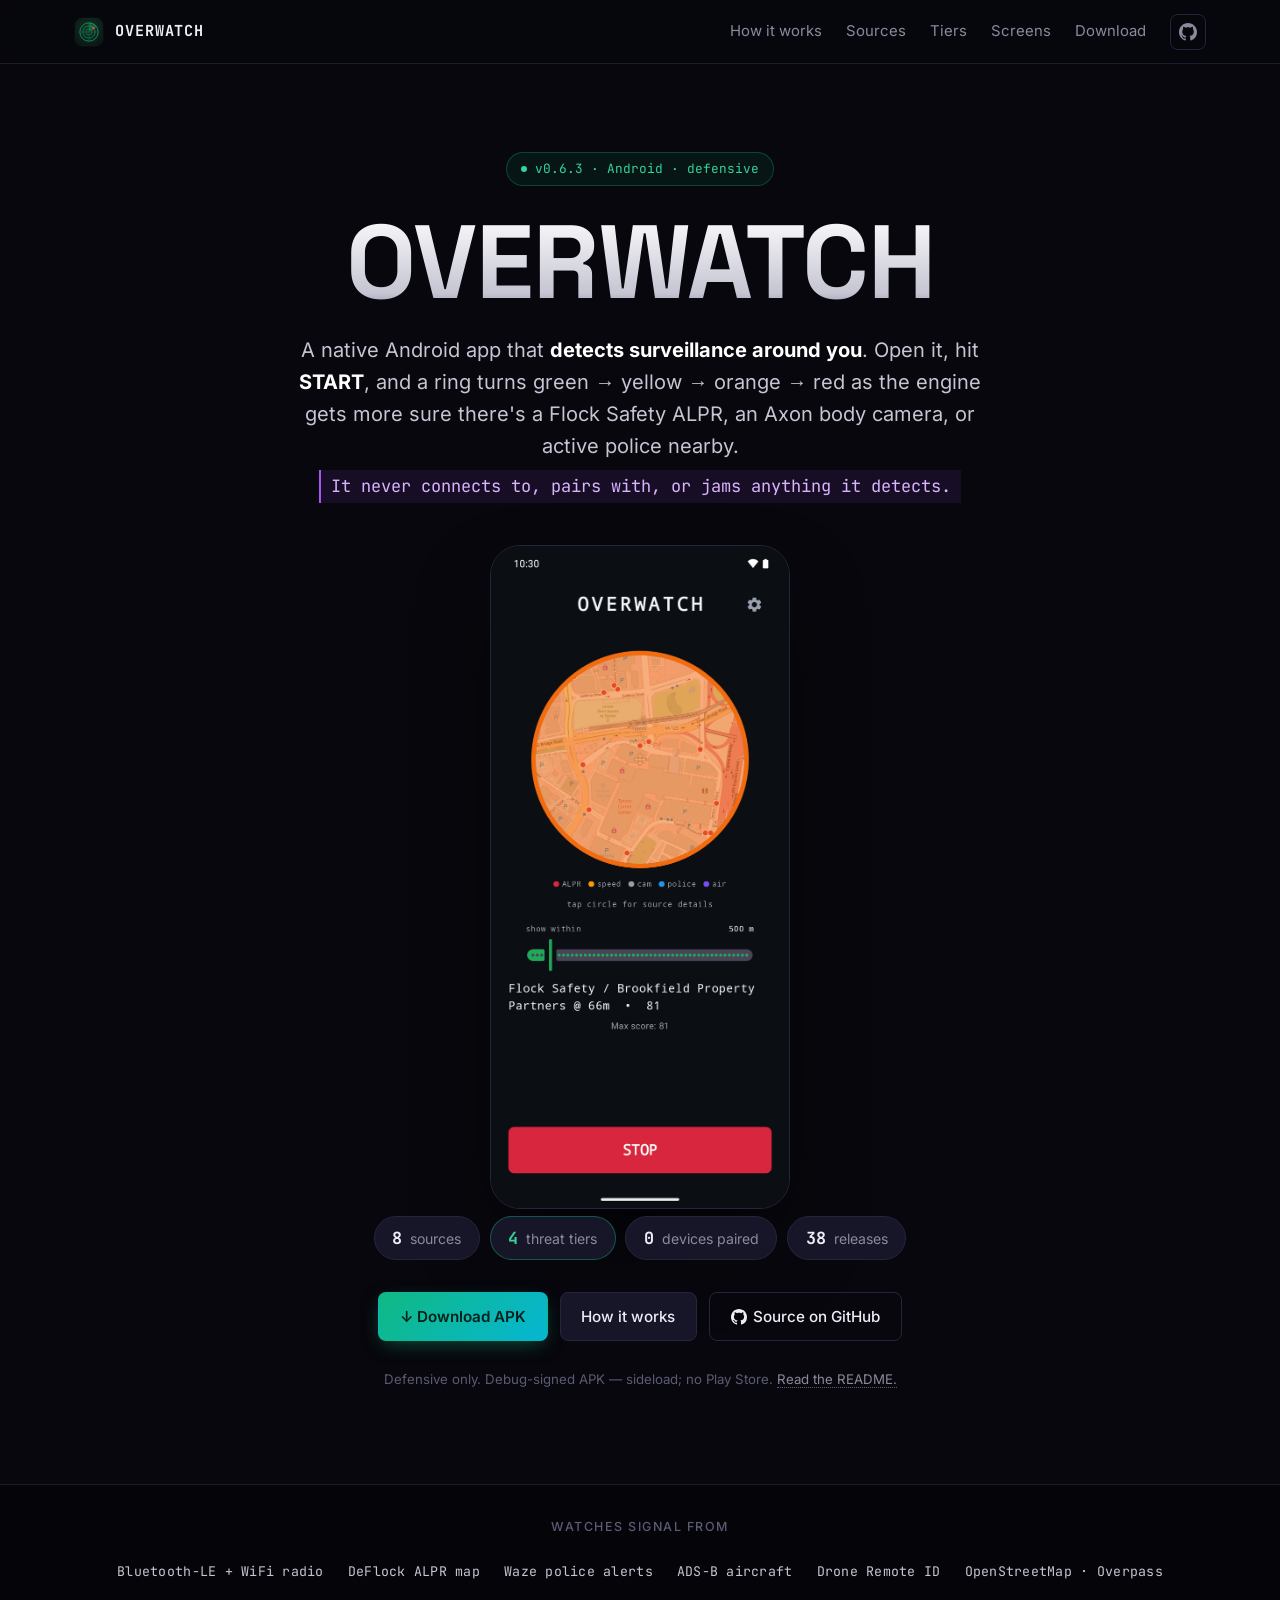
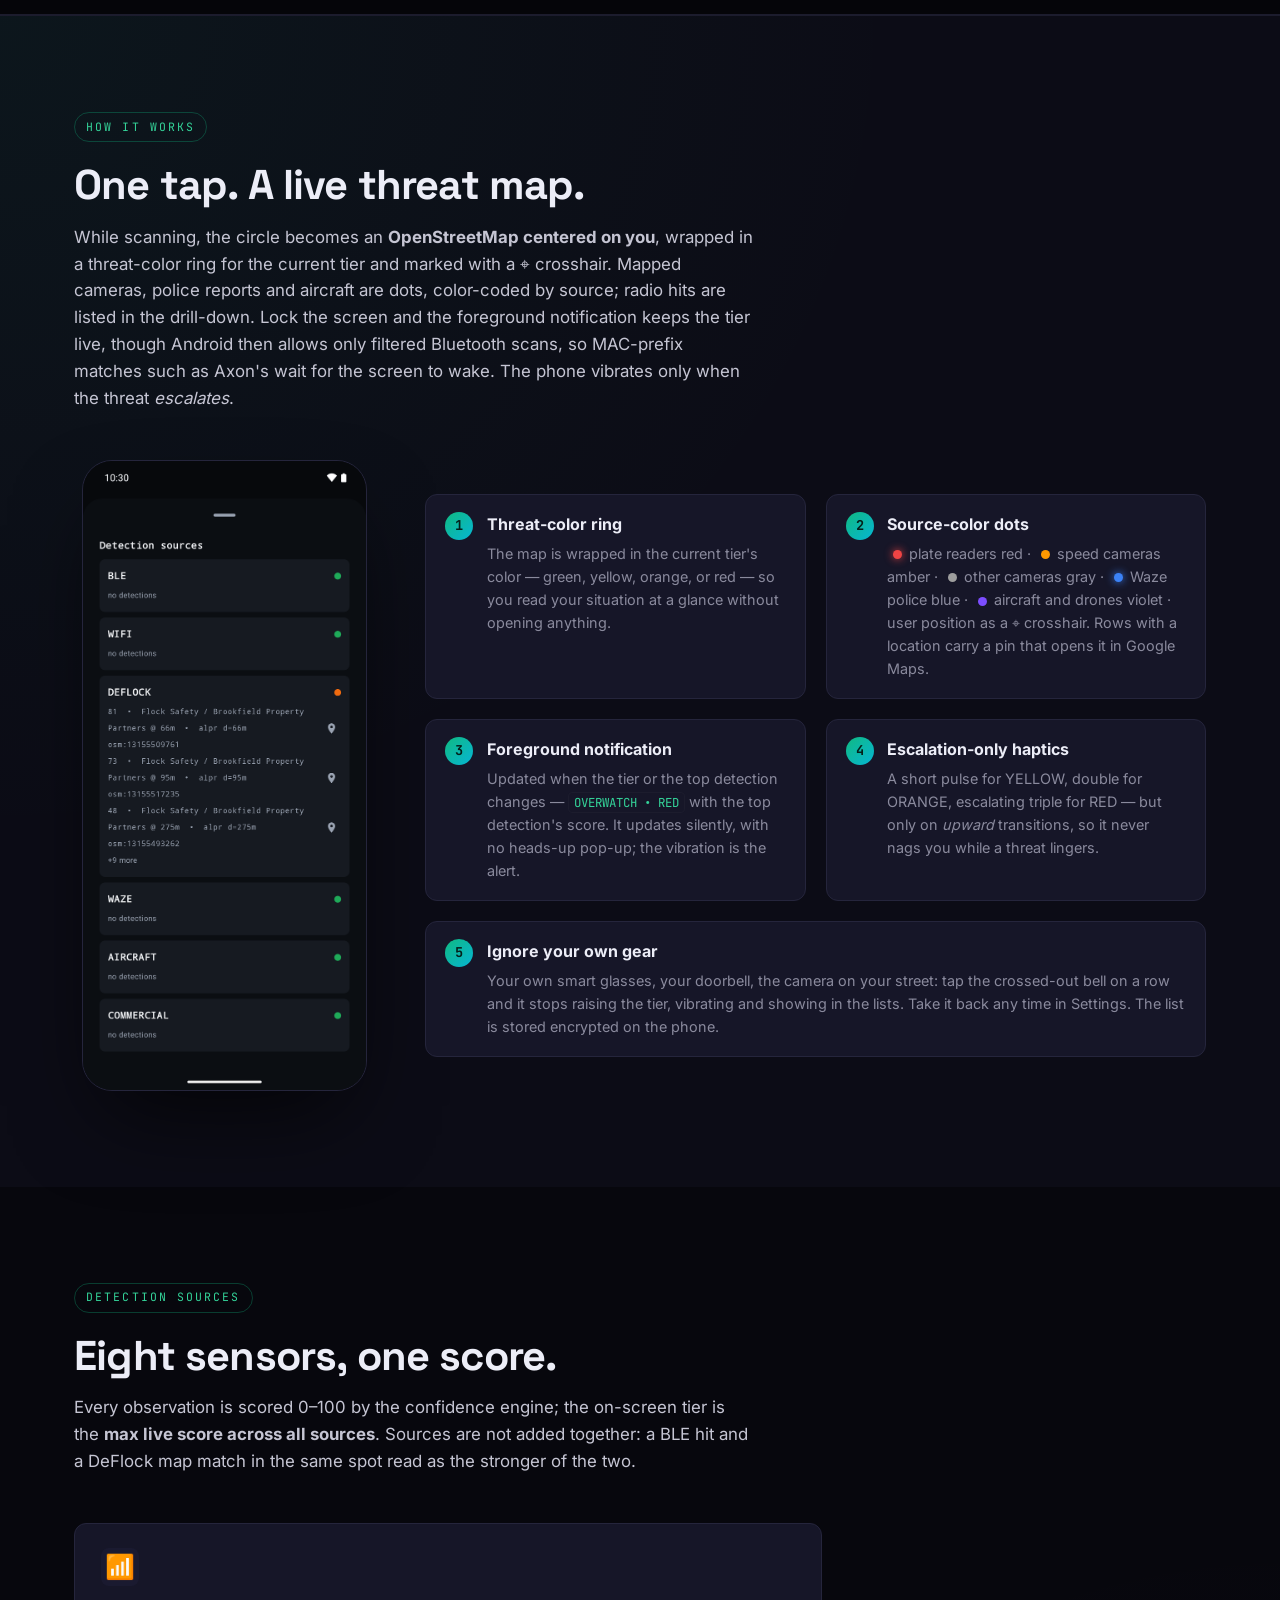
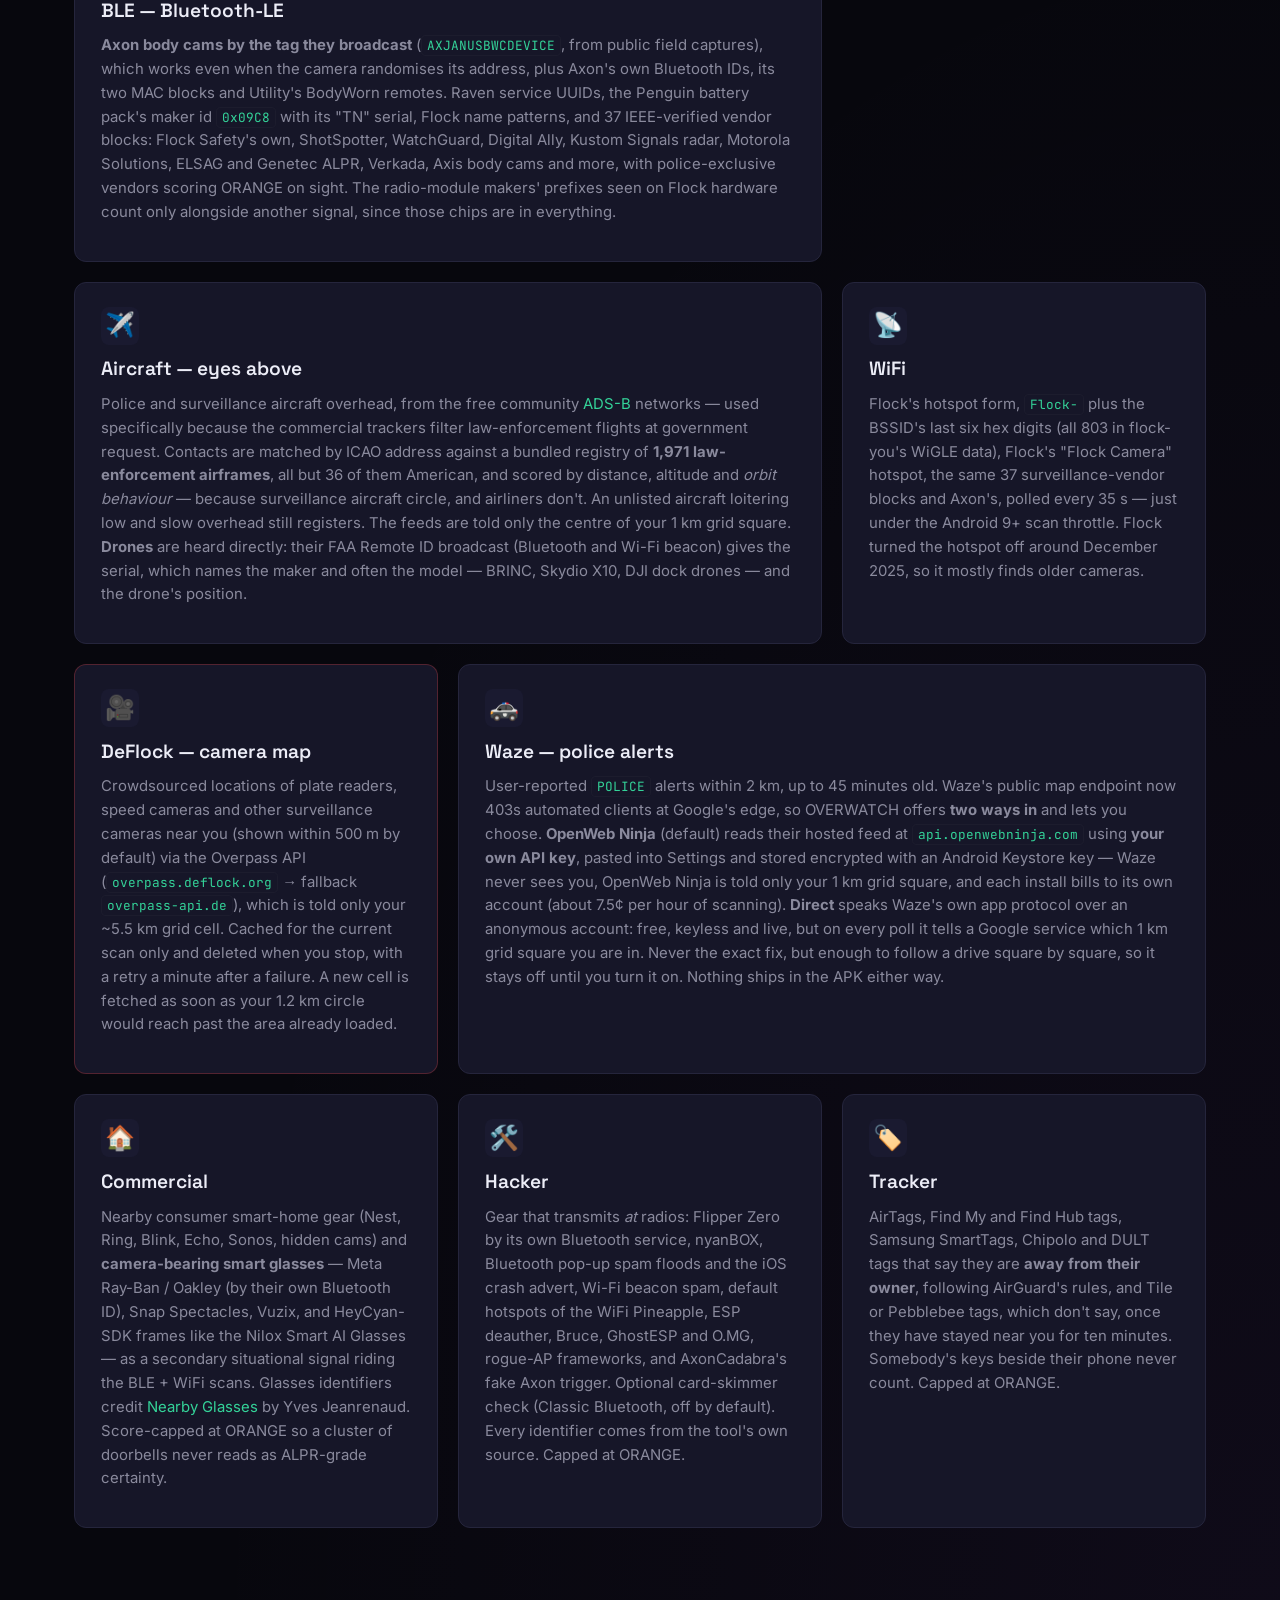
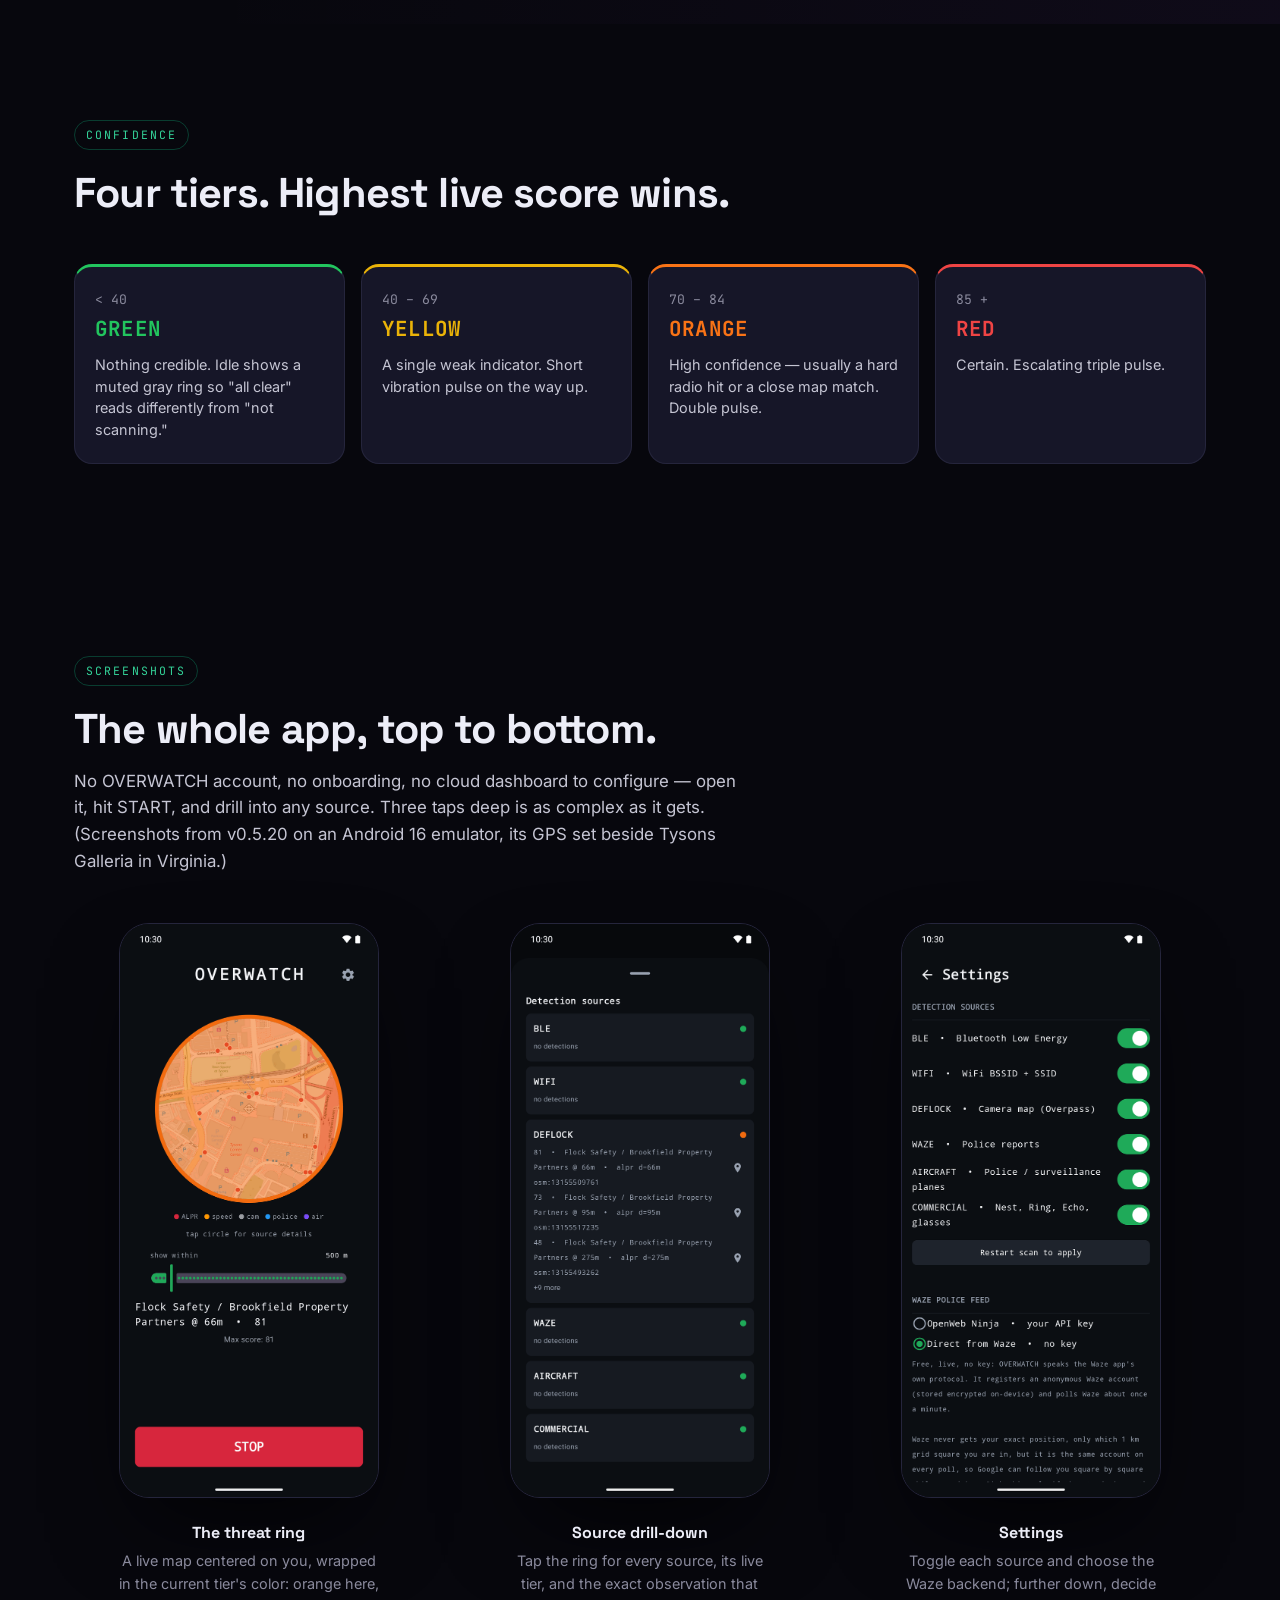
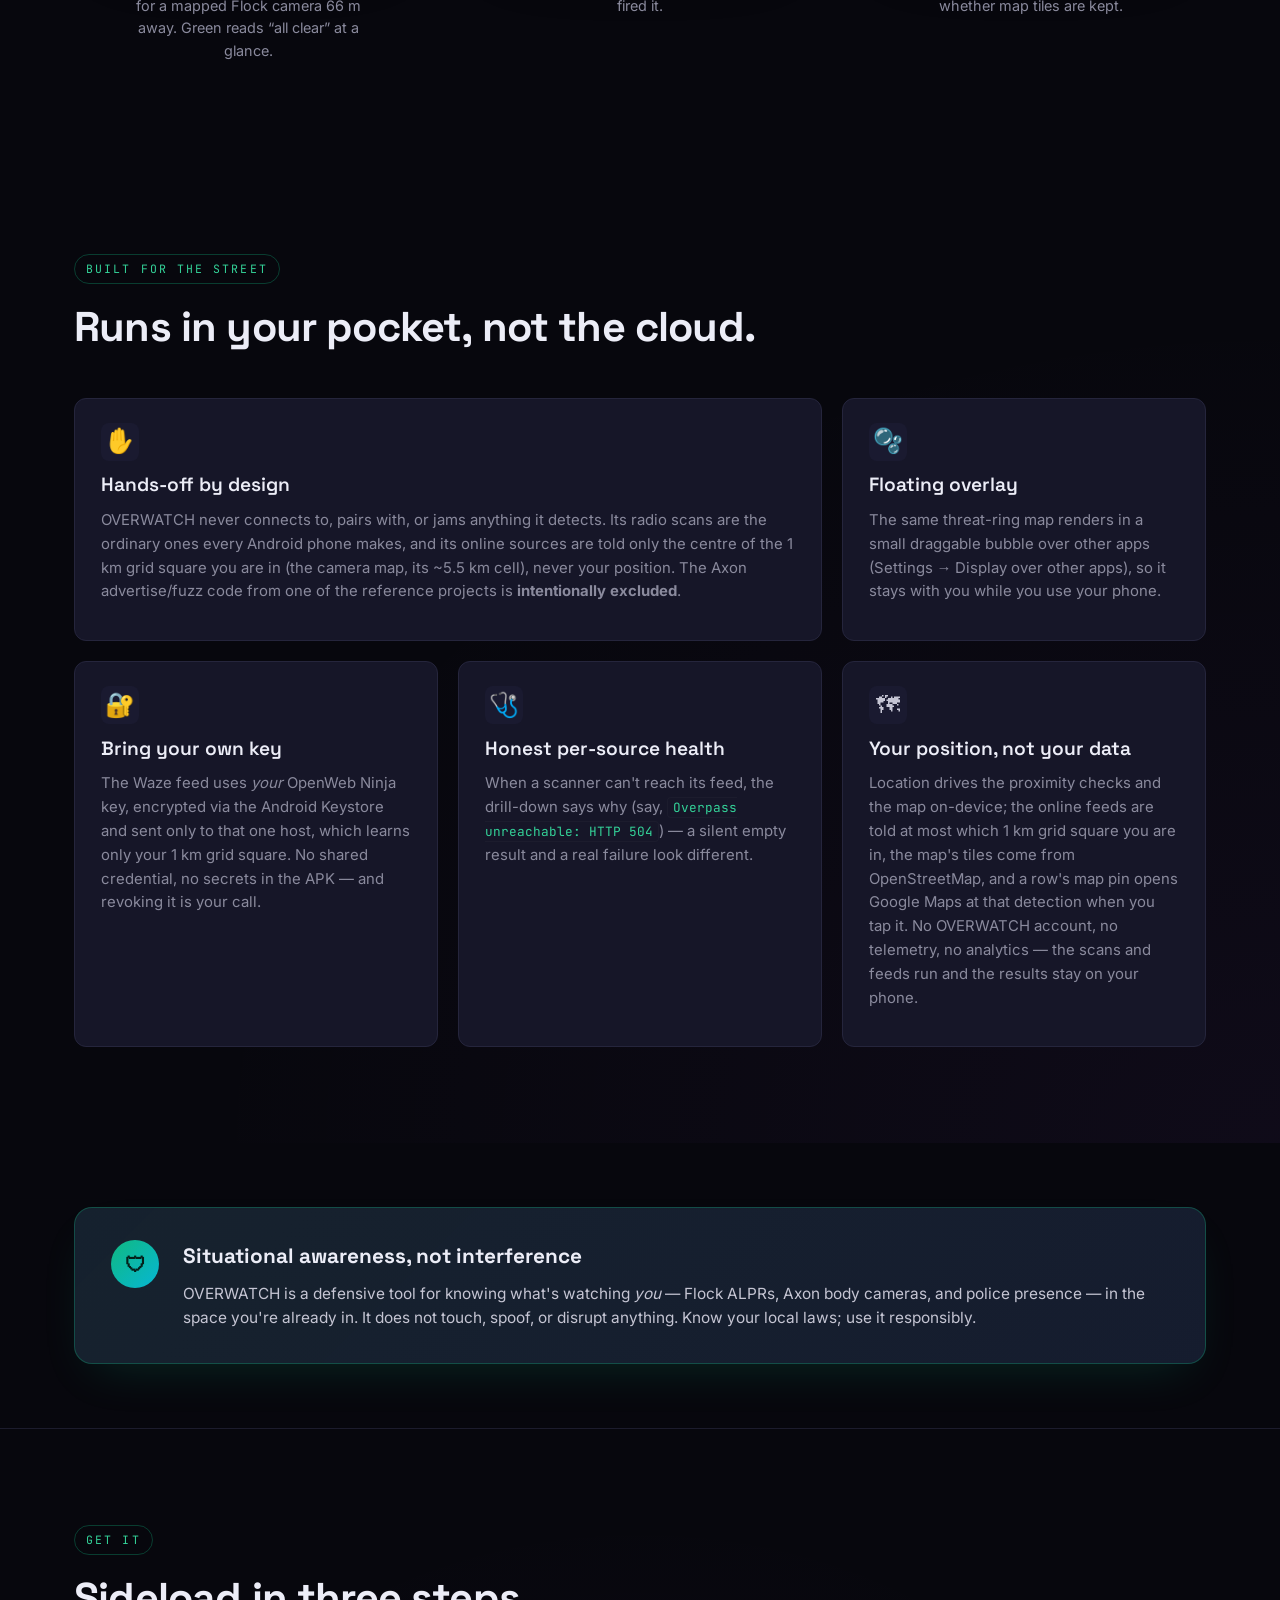
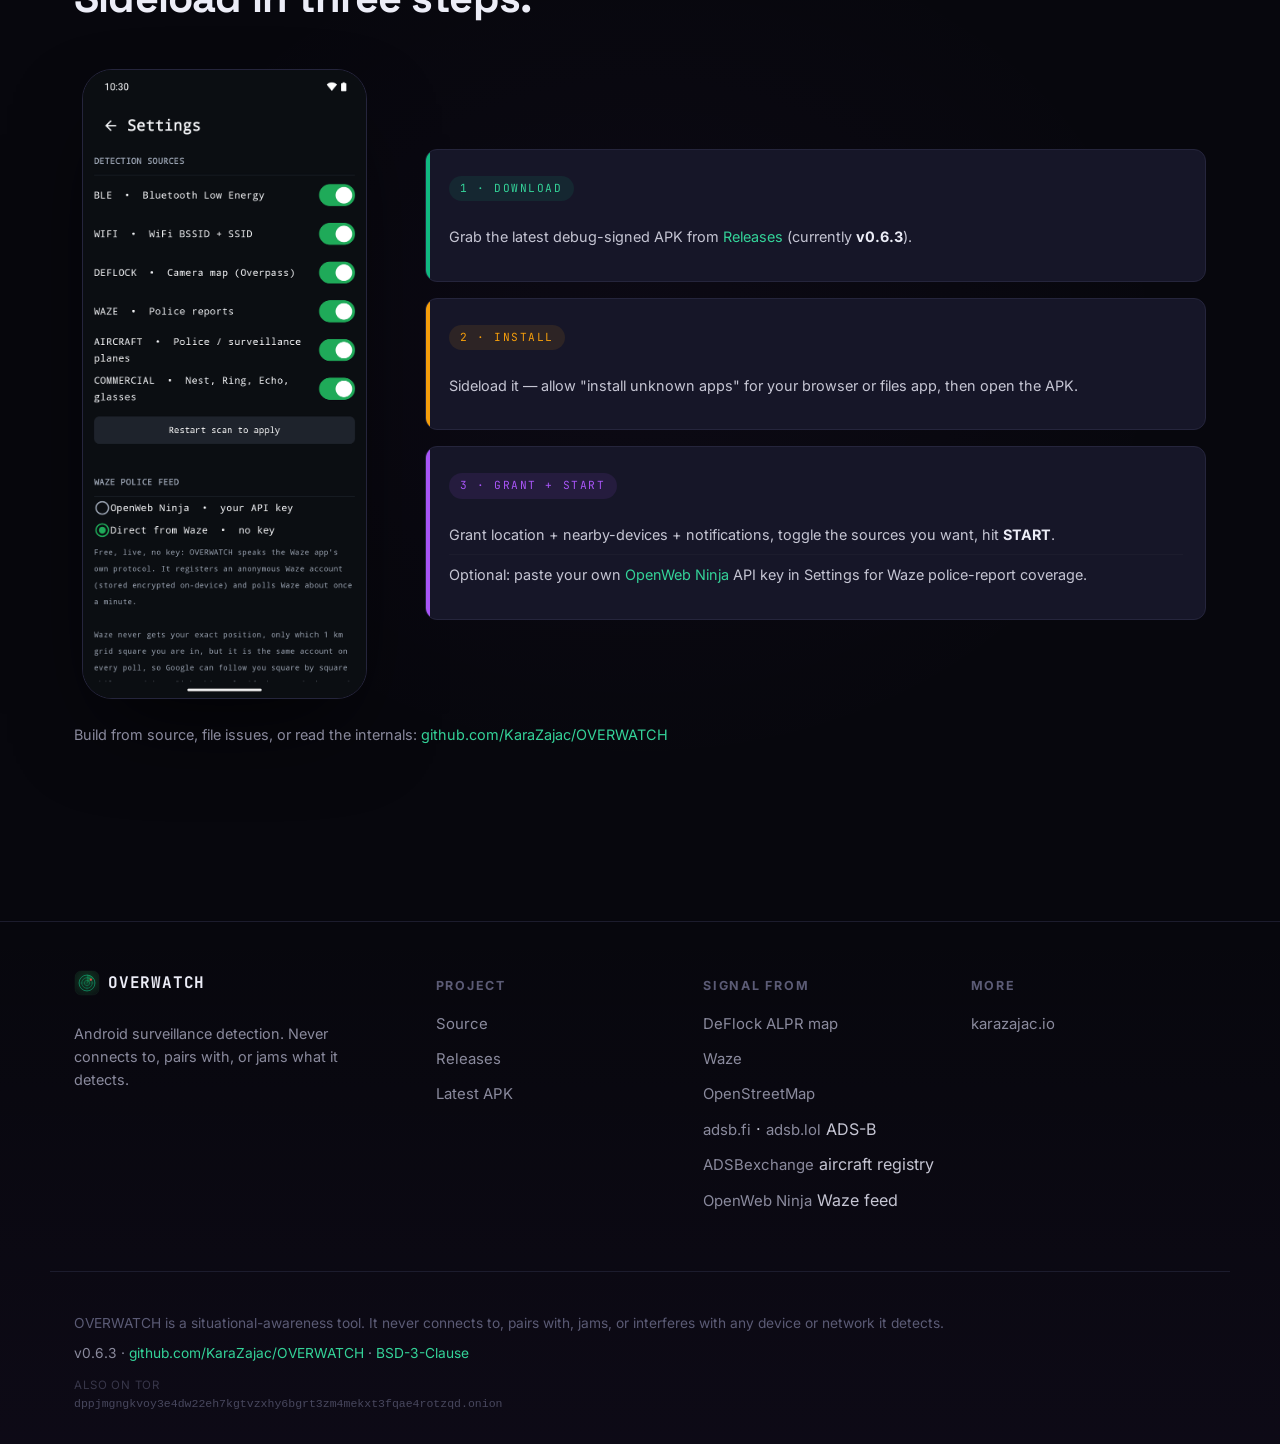
<file: docs/index.html>
<!DOCTYPE html>
<html lang="en">
<head>
<meta charset="UTF-8">
<meta name="viewport" content="width=device-width, initial-scale=1.0">
<title>OVERWATCH — surveillance detection for Android</title>
<meta name="description" content="A native Android app that flags nearby Flock Safety ALPRs, Axon body cameras, police presence, surveillance aircraft and drones, attack tools and item trackers. It watches BLE/WiFi radio scans, drone Remote ID, the DeFlock camera map, live Waze police reports and ADS-B, and shows the strongest signal as a green→red threat tier. Never connects to, pairs with, or jams anything it detects.">
<meta property="og:title" content="OVERWATCH — surveillance detection">
<meta property="og:description" content="Android app that flags nearby Flock ALPRs, Axon body cams, police aircraft and drones, attack tools and item trackers from BLE/WiFi scans, drone Remote ID, the DeFlock map, Waze police reports and ADS-B. It never connects to, pairs with, or jams anything it detects.">
<meta property="og:type" content="website">
<meta property="og:url" content="https://overwatch.karazajac.io/">
<meta property="og:image" content="https://overwatch.karazajac.io/og.png">
<meta property="og:image:width" content="1200">
<meta property="og:image:height" content="630">
<meta name="twitter:card" content="summary_large_image">
<meta name="twitter:image" content="https://overwatch.karazajac.io/og.png">
<meta name="theme-color" content="#07070d">
<link rel="icon" type="image/svg+xml" href="logo.svg">

<link rel="stylesheet" href="style.css?v=2">
</head>
<body>

<div class="bg-mesh" aria-hidden="true">
  <div class="mesh-blob mesh-blob-1"></div>
  <div class="mesh-blob mesh-blob-2"></div>
  <div class="mesh-blob mesh-blob-3"></div>
</div>

<nav class="nav">
  <div class="container nav-inner">
    <a class="nav-brand" href="#">
      <img class="nav-logo" src="logo.svg" width="30" height="30" alt="" aria-hidden="true">
      OVERWATCH
    </a>
    <div class="nav-links">
      <a href="#detect">How it works</a>
      <a href="#sources">Sources</a>
      <a href="#tiers">Tiers</a>
      <a href="#screens">Screens</a>
      <a href="#download">Download</a>
      <a class="nav-github" href="https://github.com/KaraZajac/OVERWATCH" aria-label="GitHub">
        <svg height="18" viewBox="0 0 16 16" width="18" fill="currentColor" aria-hidden="true">
          <path d="M8 0C3.58 0 0 3.58 0 8c0 3.54 2.29 6.53 5.47 7.59.4.07.55-.17.55-.38 0-.19-.01-.82-.01-1.49-2.01.37-2.53-.49-2.69-.94-.09-.23-.48-.94-.82-1.13-.28-.15-.68-.52-.01-.53.63-.01 1.08.58 1.23.82.72 1.21 1.87.87 2.33.66.07-.52.28-.87.51-1.07-1.78-.2-3.64-.89-3.64-3.95 0-.87.31-1.59.82-2.15-.08-.2-.36-1.02.08-2.12 0 0 .67-.21 2.2.82.64-.18 1.32-.27 2-.27.68 0 1.36.09 2 .27 1.53-1.04 2.2-.82 2.2-.82.44 1.1.16 1.92.08 2.12.51.56.82 1.27.82 2.15 0 3.07-1.87 3.75-3.65 3.95.29.25.54.73.54 1.48 0 1.07-.01 1.93-.01 2.2 0 .21.15.46.55.38A8.013 8.013 0 0 0 16 8c0-4.42-3.58-8-8-8z"/>
        </svg>
      </a>
    </div>
  </div>
</nav>

<!-- ──────────────── HERO ──────────────── -->
<header class="hero">
  <div class="container hero-inner">
    <div class="hero-eyebrow">
      <span class="dot dot-pulse"></span>
      v0.6.3 · Android · defensive
    </div>
    <h1 class="hero-title">
      <span class="display-wordmark">OVERWATCH</span>
    </h1>
    <p class="hero-tag">
      A native Android app that <strong>detects surveillance around you</strong>.
      Open it, hit <strong>START</strong>, and a ring turns green → yellow →
      orange → red as the engine gets more sure there's a Flock Safety ALPR,
      an Axon body camera, or active police nearby.
      <span class="hero-tag-pop">It never connects to, pairs with, or jams anything it detects.</span>
    </p>

    <div class="phone-hero">
      <img class="phone" src="img/overwatch-main.png" width="680" height="1511"
        alt="OVERWATCH main screen: a live map of Tysons Corner Center inside an orange threat ring, red dots for mapped license-plate readers, and the top detection, Flock Safety / Brookfield Property Partners @ 66m, scoring 81." loading="eager">
    </div>

    <div class="stats-row" id="stats-row">
      <div class="stat-chip"><span class="num" data-target="8">0</span><span>sources</span></div>
      <div class="stat-chip stat-vfy"><span class="num" data-target="4">0</span><span>threat tiers</span></div>
      <div class="stat-chip"><span class="num" data-target="0">0</span><span>devices paired</span></div>
      <div class="stat-chip"><span class="num" data-target="38">0</span><span>releases</span></div>
    </div>

    <div class="cta-row">
      <a class="btn btn-primary" href="https://github.com/KaraZajac/OVERWATCH/releases/latest">
        ↓ Download APK
      </a>
      <a class="btn" href="#detect">How it works</a>
      <a class="btn btn-ghost" href="https://github.com/KaraZajac/OVERWATCH">
        <svg height="16" viewBox="0 0 16 16" width="16" fill="currentColor"><path d="M8 0C3.58 0 0 3.58 0 8c0 3.54 2.29 6.53 5.47 7.59.4.07.55-.17.55-.38 0-.19-.01-.82-.01-1.49-2.01.37-2.53-.49-2.69-.94-.09-.23-.48-.94-.82-1.13-.28-.15-.68-.52-.01-.53.63-.01 1.08.58 1.23.82.72 1.21 1.87.87 2.33.66.07-.52.28-.87.51-1.07-1.78-.2-3.64-.89-3.64-3.95 0-.87.31-1.59.82-2.15-.08-.2-.36-1.02.08-2.12 0 0 .67-.21 2.2.82.64-.18 1.32-.27 2-.27.68 0 1.36.09 2 .27 1.53-1.04 2.2-.82 2.2-.82.44 1.1.16 1.92.08 2.12.51.56.82 1.27.82 2.15 0 3.07-1.87 3.75-3.65 3.95.29.25.54.73.54 1.48 0 1.07-.01 1.93-.01 2.2 0 .21.15.46.55.38A8.013 8.013 0 0 0 16 8c0-4.42-3.58-8-8-8z"/></svg>
        Source on GitHub
      </a>
    </div>

    <p class="hero-warn">Defensive only. Debug-signed APK — sideload; no Play Store. <a href="https://github.com/KaraZajac/OVERWATCH">Read the README.</a></p>
  </div>
</header>

<!-- ──────────────── TRUST STRIP ──────────────── -->
<section class="trust-strip">
  <div class="container">
    <div class="trust-row">
      <span class="trust-label">Watches signal from</span>
      <ul class="trust-items">
        <li>Bluetooth-LE + WiFi radio</li>
        <li>DeFlock ALPR map</li>
        <li>Waze police alerts</li>
        <li>ADS-B aircraft</li>
        <li>Drone Remote ID</li>
        <li>OpenStreetMap · Overpass</li>
      </ul>
    </div>
  </div>
</section>

<!-- ──────────────── HOW IT WORKS ──────────────── -->
<section id="detect" class="section section-feature reveal">
  <div class="container">
    <div class="section-head">
      <span class="section-tag">how it works</span>
      <h2>One tap. A live threat map.</h2>
      <p class="lead">
        While scanning, the circle becomes an <strong>OpenStreetMap centered on
        you</strong>, wrapped in a threat-color ring for the current tier and
        marked with a ⌖ crosshair. Mapped cameras, police reports and aircraft
        are dots, color-coded by source; radio hits are listed in the
        drill-down. Lock the screen and the foreground notification keeps the
        tier live, though Android then allows only filtered Bluetooth scans, so
        MAC-prefix matches such as Axon's wait for the screen to wake. The phone
        vibrates only when the threat <em>escalates</em>.
      </p>
    </div>

    <div class="feature-split">
      <div class="phone-frame">
        <img class="phone" src="img/overwatch-sources.png" width="680" height="1511"
          alt="Detection-sources drill-down: BLE, WiFi, DeFlock, Waze, Aircraft and Commercial rows, each with a tier dot. DeFlock is orange and lists the three highest-scoring Flock cameras with score, distance and a map pin." loading="lazy">
      </div>
      <div class="explain-annotations">
        <div class="annotation">
          <span class="anno-num">1</span>
          <div>
            <strong>Threat-color ring</strong>
            <p>The map is wrapped in the current tier's color — green, yellow,
            orange, or red — so you read your situation at a glance without
            opening anything.</p>
          </div>
        </div>
        <div class="annotation">
          <span class="anno-num">2</span>
          <div>
            <strong>Source-color dots</strong>
            <p><span class="legend-dot red"></span> plate readers red ·
            <span class="legend-dot" style="background:#FF9800"></span> speed cameras amber ·
            <span class="legend-dot" style="background:#9E9E9E"></span> other cameras gray ·
            <span class="legend-dot blue"></span> Waze police blue ·
            <span class="legend-dot" style="background:#7C4DFF"></span> aircraft and drones violet ·
            user position as a ⌖ crosshair.
            Rows with a location carry a pin that opens it in Google Maps.</p>
          </div>
        </div>
        <div class="annotation">
          <span class="anno-num">3</span>
          <div>
            <strong>Foreground notification</strong>
            <p>Updated when the tier or the top detection changes —
            <code>OVERWATCH • RED</code> with the top detection's score. It
            updates silently, with no heads-up pop-up; the vibration is the
            alert.</p>
          </div>
        </div>
        <div class="annotation">
          <span class="anno-num">4</span>
          <div>
            <strong>Escalation-only haptics</strong>
            <p>A short pulse for YELLOW, double for ORANGE, escalating triple
            for RED — but only on <em>upward</em> transitions, so it never
            nags you while a threat lingers.</p>
          </div>
        </div>
        <div class="annotation" style="grid-column: 1 / -1">
          <span class="anno-num">5</span>
          <div>
            <strong>Ignore your own gear</strong>
            <p>Your own smart glasses, your doorbell, the camera on your
            street: tap the crossed-out bell on a row and it stops raising the
            tier, vibrating and showing in the lists. Take it back any time in
            Settings. The list is stored encrypted on the phone.</p>
          </div>
        </div>
      </div>
    </div>
  </div>
</section>

<!-- ──────────────── DETECTION SOURCES ──────────────── -->
<section id="sources" class="section section-bento reveal">
  <div class="container">
    <div class="section-head">
      <span class="section-tag">detection sources</span>
      <h2>Eight sensors, one score.</h2>
      <p class="lead">Every observation is scored 0–100 by the confidence
      engine; the on-screen tier is the <strong>max live score across all
      sources</strong>. Sources are not added together: a BLE hit and a
      DeFlock map match in the same spot read as the stronger of the two.</p>
    </div>

    <div class="bento">
      <article class="bento-card bento-lg">
        <div class="bento-icon">📶</div>
        <h3>BLE — Bluetooth-LE</h3>
        <p>
          <strong>Axon body cams by the tag they broadcast</strong>
          (<code>AXJANUSBWCDEVICE</code>, from public field captures), which
          works even when the camera randomises its address, plus Axon's own
          Bluetooth IDs, its two MAC blocks and Utility's BodyWorn remotes.
          Raven service UUIDs, the Penguin battery pack's maker id
          <code>0x09C8</code> with its "TN" serial, Flock name patterns, and 37
          IEEE-verified vendor blocks: Flock Safety's own, ShotSpotter,
          WatchGuard, Digital Ally, Kustom Signals radar, Motorola Solutions,
          ELSAG and Genetec ALPR, Verkada, Axis body cams and more, with
          police-exclusive vendors scoring ORANGE on sight. The radio-module
          makers' prefixes seen on Flock hardware count only alongside another
          signal, since those chips are in everything.
        </p>
      </article>

      <article class="bento-card bento-lg">
        <div class="bento-icon">✈️</div>
        <h3>Aircraft — eyes above</h3>
        <p>
          Police and surveillance aircraft overhead, from the free community
          <a href="https://adsb.fi">ADS-B</a> networks — used specifically
          because the commercial trackers filter law-enforcement flights at
          government request. Contacts are matched by ICAO address against a
          bundled registry of <strong>1,971 law-enforcement airframes</strong>, all but 36
          of them American,
          and scored by distance, altitude and <em>orbit behaviour</em> — because
          surveillance aircraft circle, and airliners don't. An unlisted aircraft
          loitering low and slow overhead still registers. The feeds are told
          only the centre of your 1 km grid square. <strong>Drones</strong> are
          heard directly: their FAA Remote ID broadcast (Bluetooth and Wi-Fi
          beacon) gives the serial, which names the maker and often the model —
          BRINC, Skydio X10, DJI dock drones — and the drone's position.
        </p>
      </article>

      <article class="bento-card">
        <div class="bento-icon">📡</div>
        <h3>WiFi</h3>
        <p>
          Flock's hotspot form, <code>Flock-</code> plus the BSSID's last six
          hex digits (all 803 in flock-you's WiGLE data), Flock's
          "Flock Camera" hotspot, the same 37 surveillance-vendor blocks and
          Axon's, polled every 35 s — just under the Android 9+ scan throttle.
          Flock turned the hotspot off around December 2025, so it mostly
          finds older cameras.
        </p>
      </article>

      <article class="bento-card bento-cam">
        <div class="bento-icon">🎥</div>
        <h3>DeFlock — camera map</h3>
        <p>
          Crowdsourced locations of plate readers, speed cameras and other
          surveillance cameras near you (shown within 500 m by default) via the
          Overpass API (<code>overpass.deflock.org</code> → fallback
          <code>overpass-api.de</code>), which is told only your ~5.5 km grid
          cell. Cached for the current scan only and deleted when you stop, with
          a retry a minute after a failure. A new cell is fetched as soon as
          your 1.2 km circle would reach past the area already loaded.
        </p>
      </article>

      <article class="bento-card bento-lg">
        <div class="bento-icon">🚓</div>
        <h3>Waze — police alerts</h3>
        <p>
          User-reported <code>POLICE</code> alerts within 2 km, up to 45 minutes
          old. Waze's public map endpoint now 403s automated
          clients at Google's edge, so OVERWATCH offers <strong>two ways
          in</strong> and lets you choose. <strong>OpenWeb Ninja</strong>
          (default) reads their hosted feed at
          <code>api.openwebninja.com</code> using <strong>your own API
          key</strong>, pasted into Settings and stored encrypted with an
          Android Keystore key — Waze never sees you, OpenWeb Ninja is told only
          your 1 km grid square, and each install bills to its own account
          (about 7.5¢ per hour of scanning). <strong>Direct</strong> speaks Waze's
          own app protocol over an anonymous account: free, keyless and live,
          but on every poll it tells a Google service which 1 km grid square
          you are in. Never the exact fix, but enough to follow a drive square
          by square, so it stays off until you turn it on. Nothing ships in the
          APK either way.
        </p>
      </article>

      <article class="bento-card">
        <div class="bento-icon">🏠</div>
        <h3>Commercial</h3>
        <p>
          Nearby consumer smart-home gear (Nest, Ring, Blink, Echo, Sonos, hidden
          cams) and <strong>camera-bearing smart glasses</strong> — Meta Ray-Ban /
          Oakley (by their own Bluetooth ID), Snap Spectacles, Vuzix, and
          HeyCyan-SDK frames like the Nilox Smart AI Glasses — as a secondary
          situational signal riding the BLE + WiFi scans. Glasses identifiers credit
          <a href="https://github.com/yjeanrenaud/yj_nearbyglasses">Nearby
          Glasses</a> by Yves Jeanrenaud. Score-capped at ORANGE so a cluster of
          doorbells never reads as ALPR-grade certainty.
        </p>
      </article>

      <article class="bento-card">
        <div class="bento-icon">🛠️</div>
        <h3>Hacker</h3>
        <p>
          Gear that transmits <em>at</em> radios: Flipper Zero by its own
          Bluetooth service, nyanBOX, Bluetooth pop-up spam floods and the iOS
          crash advert, Wi-Fi beacon spam, default hotspots of the WiFi
          Pineapple, ESP deauther, Bruce, GhostESP and O.MG, rogue-AP
          frameworks, and AxonCadabra's fake Axon trigger. Optional card-skimmer
          check (Classic Bluetooth, off by default). Every identifier comes from
          the tool's own source. Capped at ORANGE.
        </p>
      </article>

      <article class="bento-card">
        <div class="bento-icon">🏷️</div>
        <h3>Tracker</h3>
        <p>
          AirTags, Find My and Find Hub tags, Samsung SmartTags, Chipolo and
          DULT tags that say they are <strong>away from their owner</strong>,
          following AirGuard's rules, and Tile or Pebblebee tags, which don't
          say, once they have stayed near you for ten minutes. Somebody's keys
          beside their phone never count. Capped at ORANGE.
        </p>
      </article>
    </div>
  </div>
</section>

<!-- ──────────────── THREAT TIERS ──────────────── -->
<section id="tiers" class="section reveal">
  <div class="container">
    <div class="section-head">
      <span class="section-tag">confidence</span>
      <h2>Four tiers. Highest live score wins.</h2>
    </div>

    <div class="tiers">
      <div class="tier tier-green">
        <div class="tier-range">&lt; 40</div>
        <div class="tier-name">GREEN</div>
        <p>Nothing credible. Idle shows a muted gray ring so "all clear" reads differently from "not scanning."</p>
      </div>
      <div class="tier tier-yellow">
        <div class="tier-range">40 – 69</div>
        <div class="tier-name">YELLOW</div>
        <p>A single weak indicator. Short vibration pulse on the way up.</p>
      </div>
      <div class="tier tier-orange">
        <div class="tier-range">70 – 84</div>
        <div class="tier-name">ORANGE</div>
        <p>High confidence — usually a hard radio hit or a close map match. Double pulse.</p>
      </div>
      <div class="tier tier-red">
        <div class="tier-range">85 +</div>
        <div class="tier-name">RED</div>
        <p>Certain. Escalating triple pulse.</p>
      </div>
    </div>
  </div>
</section>

<!-- ──────────────── SCREENSHOTS ──────────────── -->
<section id="screens" class="section reveal">
  <div class="container">
    <div class="section-head">
      <span class="section-tag">screenshots</span>
      <h2>The whole app, top to bottom.</h2>
      <p class="lead">No OVERWATCH account, no onboarding, no cloud dashboard to
      configure — open it, hit START, and drill into any source. Three taps
      deep is as complex as it gets. (Screenshots from v0.5.20 on an Android 16
      emulator, its GPS set beside Tysons Galleria in Virginia.)</p>
    </div>

    <div class="shots">
      <figure class="shot">
        <img class="phone" src="img/overwatch-main.png" width="680" height="1511"
          alt="OVERWATCH main screen: a live map of Tysons Corner Center inside an orange threat ring, red dots for mapped license-plate readers, and the top detection, Flock Safety / Brookfield Property Partners @ 66m, scoring 81." loading="lazy">
        <figcaption><strong>The threat ring</strong>A live map centered on you, wrapped in the current tier's color: orange here, for a mapped Flock camera 66&nbsp;m away. Green reads &ldquo;all clear&rdquo; at a glance.</figcaption>
      </figure>
      <figure class="shot">
        <img class="phone" src="img/overwatch-sources.png" width="680" height="1511"
          alt="Detection-sources drill-down: BLE, WiFi, DeFlock, Waze, Aircraft and Commercial rows, each with a tier dot. DeFlock is orange and lists the three highest-scoring Flock cameras with score, distance and a map pin." loading="lazy">
        <figcaption><strong>Source drill-down</strong>Tap the ring for every source, its live tier, and the exact observation that fired it.</figcaption>
      </figure>
      <figure class="shot">
        <img class="phone" src="img/overwatch-settings.png" width="680" height="1511"
          alt="Settings screen: a toggle for each of the six sources, Restart scan to apply, and the Waze police feed with Direct from Waze selected and its explanation." loading="lazy">
        <figcaption><strong>Settings</strong>Toggle each source and choose the Waze backend; further down, decide whether map tiles are kept.</figcaption>
      </figure>
    </div>
  </div>
</section>

<!-- ──────────────── CAPABILITIES ──────────────── -->
<section class="section section-bento reveal">
  <div class="container">
    <div class="section-head">
      <span class="section-tag">built for the street</span>
      <h2>Runs in your pocket, not the cloud.</h2>
    </div>

    <div class="bento">
      <article class="bento-card bento-lg">
        <div class="bento-icon">✋</div>
        <h3>Hands-off by design</h3>
        <p>
          OVERWATCH never connects to, pairs with, or jams anything it detects.
          Its radio scans are the ordinary ones every Android phone makes, and
          its online sources are told only the centre of the 1 km grid square
          you are in (the camera map, its ~5.5 km cell), never your position. The Axon advertise/fuzz code from one of the reference
          projects is <strong>intentionally excluded</strong>.
        </p>
      </article>

      <article class="bento-card">
        <div class="bento-icon">🫧</div>
        <h3>Floating overlay</h3>
        <p>
          The same threat-ring map renders in a small draggable bubble over
          other apps (Settings → Display over other apps), so it stays with
          you while you use your phone.
        </p>
      </article>

      <article class="bento-card">
        <div class="bento-icon">🔐</div>
        <h3>Bring your own key</h3>
        <p>
          The Waze feed uses <em>your</em> OpenWeb Ninja key, encrypted via the
          Android Keystore and sent only to that one host, which learns only
          your 1 km grid square. No shared
          credential, no secrets in the APK — and revoking it is your call.
        </p>
      </article>

      <article class="bento-card">
        <div class="bento-icon">🩺</div>
        <h3>Honest per-source health</h3>
        <p>
          When a scanner can't reach its feed, the drill-down says why (say,
          <code>Overpass unreachable: HTTP 504</code>) — a silent empty result
          and a real failure look different.
        </p>
      </article>

      <article class="bento-card">
        <div class="bento-icon">🗺</div>
        <h3>Your position, not your data</h3>
        <p>
          Location drives the proximity checks and the map on-device; the
          online feeds are told at most which 1 km grid square you are in, the
          map's tiles come from OpenStreetMap, and a row's map pin opens Google
          Maps at that detection when you tap it. No OVERWATCH account, no telemetry, no analytics — the scans and feeds
          run and the results stay on your phone.
        </p>
      </article>
    </div>
  </div>
</section>

<!-- ──────────────── CALLOUT ──────────────── -->
<section class="section section-callout reveal">
  <div class="container">
    <div class="callout">
      <div class="callout-mark">🛡</div>
      <div>
        <h3>Situational awareness, not interference</h3>
        <p>
          OVERWATCH is a defensive tool for knowing what's
          watching <em>you</em> — Flock ALPRs, Axon body cameras, and police
          presence — in the space you're already in. It does not touch, spoof,
          or disrupt anything. Know your local laws; use it responsibly.
        </p>
      </div>
    </div>
  </div>
</section>

<!-- ──────────────── DOWNLOAD ──────────────── -->
<section id="download" class="section section-timeline reveal">
  <div class="container">
    <div class="section-head">
      <span class="section-tag">get it</span>
      <h2>Sideload in three steps.</h2>
    </div>

    <div class="feature-split">
      <div class="phone-frame">
        <img class="phone" src="img/overwatch-settings.png" width="680" height="1511"
          alt="Settings screen: a toggle for each of the six sources, Restart scan to apply, and the Waze police feed with Direct from Waze selected and its explanation." loading="lazy">
      </div>
      <div class="timeline dl-steps">
        <div class="tl-col tl-shipped">
          <div class="tl-tag">1 · download</div>
          <ul>
            <li>Grab the latest debug-signed APK from
              <a href="https://github.com/KaraZajac/OVERWATCH/releases/latest">Releases</a>
              (currently <strong>v0.6.3</strong>).</li>
          </ul>
        </div>
        <div class="tl-col tl-active">
          <div class="tl-tag">2 · install</div>
          <ul>
            <li>Sideload it — allow "install unknown apps" for your browser or files app, then open the APK.</li>
          </ul>
        </div>
        <div class="tl-col tl-next">
          <div class="tl-tag">3 · grant + start</div>
          <ul>
            <li>Grant location + nearby-devices + notifications, toggle the sources you want, hit <strong>START</strong>.</li>
            <li>Optional: paste your own <a href="https://www.openwebninja.com">OpenWeb Ninja</a> API key in Settings for Waze police-report coverage.</li>
          </ul>
        </div>
      </div>
    </div>

    <p class="tl-foot">
      Build from source, file issues, or read the internals:
      <a href="https://github.com/KaraZajac/OVERWATCH">github.com/KaraZajac/OVERWATCH</a>
    </p>
  </div>
</section>

<!-- ──────────────── FOOTER ──────────────── -->
<footer class="footer">
  <div class="container footer-inner">
    <div class="footer-col">
      <div class="footer-brand">
        <img class="nav-logo" src="logo.svg" width="26" height="26" alt="" aria-hidden="true">
        OVERWATCH
      </div>
      <p class="footer-tag">
        Android surveillance detection. Never connects to, pairs with, or
        jams what it detects.
      </p>
    </div>
    <div class="footer-col">
      <h4>Project</h4>
      <ul>
        <li><a href="https://github.com/KaraZajac/OVERWATCH">Source</a></li>
        <li><a href="https://github.com/KaraZajac/OVERWATCH/releases">Releases</a></li>
        <li><a href="https://github.com/KaraZajac/OVERWATCH/releases/latest">Latest APK</a></li>
      </ul>
    </div>
    <div class="footer-col">
      <h4>Signal from</h4>
      <ul>
        <li><a href="https://deflock.me">DeFlock ALPR map</a></li>
        <li><a href="https://www.waze.com">Waze</a></li>
        <li><a href="https://www.openstreetmap.org">OpenStreetMap</a></li>
        <li><a href="https://adsb.fi">adsb.fi</a> · <a href="https://adsb.lol">adsb.lol</a> ADS-B</li>
        <li><a href="https://www.adsbexchange.com">ADSBexchange</a> aircraft registry</li>
        <li><a href="https://www.openwebninja.com">OpenWeb Ninja</a> Waze feed</li>
      </ul>
    </div>
    <div class="footer-col">
      <h4>More</h4>
      <ul>
        <li><a href="https://karazajac.io/projects/">karazajac.io</a></li>
      </ul>
    </div>
  </div>
  <div class="container footer-bottom">
    <p>
      OVERWATCH is a situational-awareness tool. It never connects to, pairs
      with, jams, or interferes with any device or network it detects.
    </p>
    <p class="footer-meta">
      v0.6.3 · <a href="https://github.com/KaraZajac/OVERWATCH">github.com/KaraZajac/OVERWATCH</a> · <a href="https://github.com/KaraZajac/OVERWATCH/blob/main/LICENSE">BSD-3-Clause</a>
    </p>
    <div class="onion-line">
      <span class="onion-label">Also on Tor</span>
      <a href="http://dppjmgngkvoy3e4dw22eh7kgtvzxhy6bgrt3zm4mekxt3fqae4rotzqd.onion">dppjmgngkvoy3e4dw22eh7kgtvzxhy6bgrt3zm4mekxt3fqae4rotzqd.onion</a>
    </div>
  </div>
</footer>

<script src="app.js" defer></script>

</body>
</html>
</file>
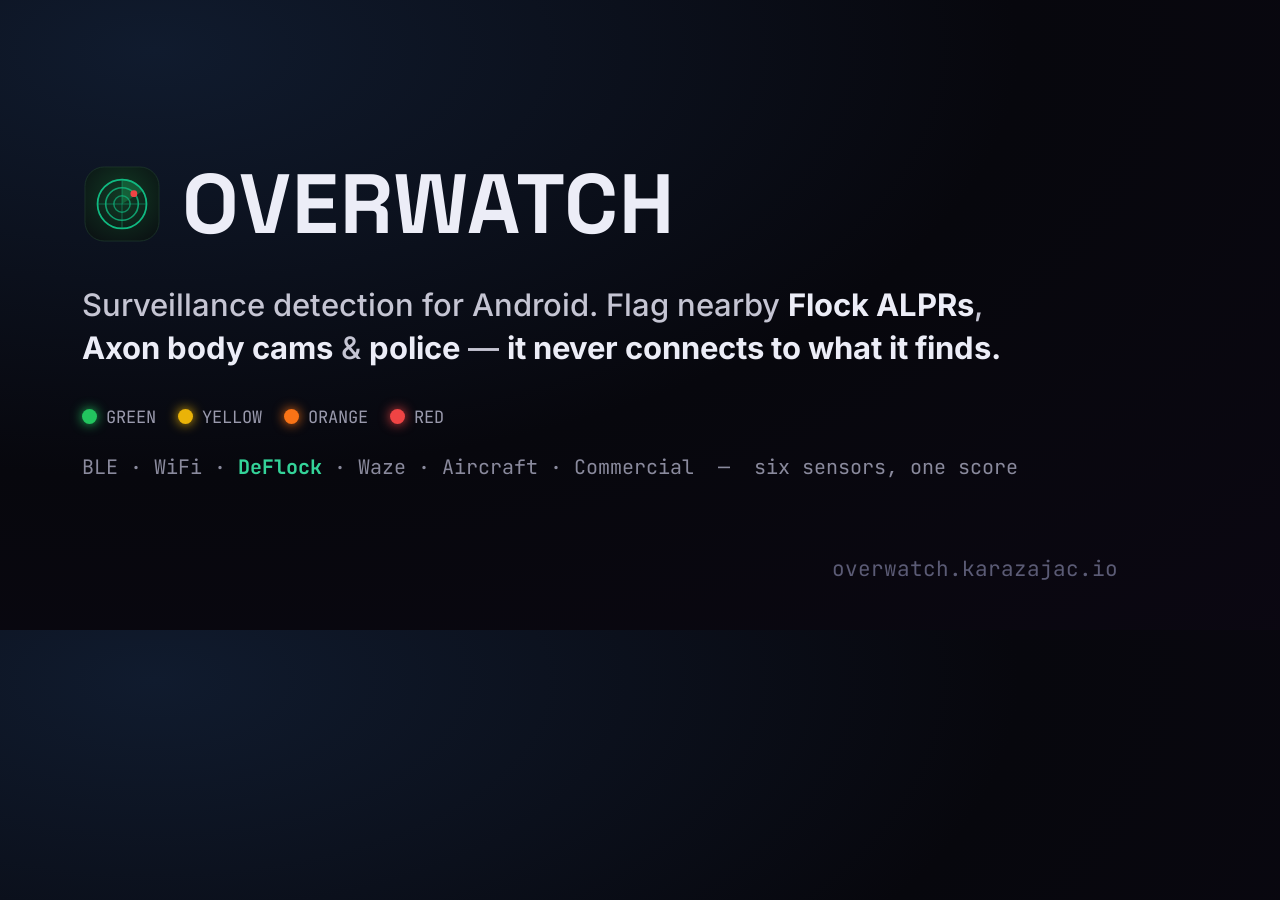
<file: docs/og-card.html>
<!doctype html><html lang="en"><head><meta charset="utf-8">
<style>
      /* self-hosted-fonts: no external requests from this template */
      @font-face {
        font-family: 'Inter';
        font-style: normal;
        font-weight: 100 900;
        font-display: swap;
        src: url('fonts/inter-latin.woff2') format('woff2');
        unicode-range: U+0000-00FF, U+0131, U+0152-0153, U+02BB-02BC, U+02C6, U+02DA, U+02DC, U+0304, U+0308, U+0329, U+2000-206F, U+20AC, U+2122, U+2191, U+2193, U+2212, U+2215, U+FEFF, U+FFFD;
      }

      @font-face {
        font-family: 'Inter';
        font-style: normal;
        font-weight: 100 900;
        font-display: swap;
        src: url('fonts/inter-latin-ext.woff2') format('woff2');
        unicode-range: U+0100-02BA, U+02BD-02C5, U+02C7-02CC, U+02CE-02D7, U+02DD-02FF, U+0304, U+0308, U+0329, U+1D00-1DBF, U+1E00-1E9F, U+1EF2-1EFF, U+2020, U+20A0-20AB, U+20AD-20C0, U+2113, U+2C60-2C7F, U+A720-A7FF;
      }

      @font-face {
        font-family: 'JetBrains Mono';
        font-style: normal;
        font-weight: 100 800;
        font-display: swap;
        src: url('fonts/jetbrains-mono-latin.woff2') format('woff2');
        unicode-range: U+0000-00FF, U+0131, U+0152-0153, U+02BB-02BC, U+02C6, U+02DA, U+02DC, U+0304, U+0308, U+0329, U+2000-206F, U+20AC, U+2122, U+2191, U+2193, U+2212, U+2215, U+FEFF, U+FFFD;
      }

      @font-face {
        font-family: 'JetBrains Mono';
        font-style: normal;
        font-weight: 100 800;
        font-display: swap;
        src: url('fonts/jetbrains-mono-latin-ext.woff2') format('woff2');
        unicode-range: U+0100-02BA, U+02BD-02C5, U+02C7-02CC, U+02CE-02D7, U+02DD-02FF, U+0304, U+0308, U+0329, U+1D00-1DBF, U+1E00-1E9F, U+1EF2-1EFF, U+2020, U+20A0-20AB, U+20AD-20C0, U+2113, U+2C60-2C7F, U+A720-A7FF;
      }

      @font-face {
        font-family: 'Space Grotesk';
        font-style: normal;
        font-weight: 300 700;
        font-display: swap;
        src: url('fonts/space-grotesk-latin.woff2') format('woff2');
        unicode-range: U+0000-00FF, U+0131, U+0152-0153, U+02BB-02BC, U+02C6, U+02DA, U+02DC, U+0304, U+0308, U+0329, U+2000-206F, U+20AC, U+2122, U+2191, U+2193, U+2212, U+2215, U+FEFF, U+FFFD;
      }

      @font-face {
        font-family: 'Space Grotesk';
        font-style: normal;
        font-weight: 300 700;
        font-display: swap;
        src: url('fonts/space-grotesk-latin-ext.woff2') format('woff2');
        unicode-range: U+0100-02BA, U+02BD-02C5, U+02C7-02CC, U+02CE-02D7, U+02DD-02FF, U+0304, U+0308, U+0329, U+1D00-1DBF, U+1E00-1E9F, U+1EF2-1EFF, U+2020, U+20A0-20AB, U+20AD-20C0, U+2113, U+2C60-2C7F, U+A720-A7FF;
      }

  * { margin: 0; padding: 0; box-sizing: border-box; }
  body {
    width: 1200px; height: 630px; overflow: hidden; position: relative;
    background: radial-gradient(130% 130% at 12% 8%, #101b2e 0%, #07070d 52%, #0b0712 100%);
    color: #ecedf7; font-family: "Inter", sans-serif;
  }
  .wrap { padding: 74px 82px; height: 100%; display: flex; flex-direction: column; justify-content: center; }
  .brand { display: flex; align-items: center; gap: 20px; margin-bottom: 26px; }
  .mark { color: #10b981; font-size: 46px; filter: drop-shadow(0 0 18px rgba(16,185,129,.8)); }
  .name { font-family: "Space Grotesk", sans-serif; font-weight: 700; font-size: 84px; letter-spacing: .01em; }
  .tag { font-size: 31px; line-height: 1.38; color: #c5c5d3; font-weight: 500; max-width: 960px; }
  .tag b { color: #ecedf7; font-weight: 700; }
  .tiers { display: flex; gap: 22px; margin: 36px 0 26px; }
  .tdot { display: flex; align-items: center; gap: 9px; font-family: "JetBrains Mono", monospace; font-size: 17px; color: #9a9aad; }
  .tdot i { width: 15px; height: 15px; border-radius: 50%; }
  .sources { font-family: "JetBrains Mono", monospace; font-size: 20px; color: #8a8a9d; }
  .sources b { color: #34d399; }
  .url { position: absolute; bottom: 48px; right: 82px; font-family: "JetBrains Mono", monospace; font-size: 21px; color: #5b5b75; }
</style></head><body>
  <div class="wrap">
    <div class="brand"><img src="logo.svg" style="width:80px;height:80px;border-radius:17px" alt=""><span class="name">OVERWATCH</span></div>
    <div class="tag">Surveillance detection for Android. Flag nearby <b>Flock ALPRs</b>, <b>Axon body cams</b> &amp; <b>police</b> — <b>it never connects to what it finds.</b></div>
    <div class="tiers">
      <span class="tdot"><i style="background:#22c55e;box-shadow:0 0 12px #22c55e"></i>GREEN</span>
      <span class="tdot"><i style="background:#eab308;box-shadow:0 0 12px #eab308"></i>YELLOW</span>
      <span class="tdot"><i style="background:#f97316;box-shadow:0 0 12px #f97316"></i>ORANGE</span>
      <span class="tdot"><i style="background:#ef4444;box-shadow:0 0 12px #ef4444"></i>RED</span>
    </div>
    <div class="sources">BLE · WiFi · <b>DeFlock</b> · Waze · Aircraft · Commercial &nbsp;—&nbsp; six sensors, one score</div>
  </div>
  <div class="url">overwatch.karazajac.io</div>
</body></html>
</file>
<file: docs/style.css>
/* self-hosted-fonts: served from this origin, never a third-party CDN.
 * These sites are mirrored as Tor onion services; a Google-hosted webfont
 * would leave the network through an exit node on every page load. Variable
 * fonts, so one file per subset covers every weight — one request, not five.
 * Inter / JetBrains Mono / Space Grotesk are OFL-1.1; see fonts/OFL.txt.
 */

@font-face {
  font-family: 'Inter';
  font-style: normal;
  font-weight: 100 900;
  font-display: swap;
  src: url('fonts/inter-latin.woff2') format('woff2');
  unicode-range: U+0000-00FF, U+0131, U+0152-0153, U+02BB-02BC, U+02C6, U+02DA, U+02DC, U+0304, U+0308, U+0329, U+2000-206F, U+20AC, U+2122, U+2191, U+2193, U+2212, U+2215, U+FEFF, U+FFFD;
}

@font-face {
  font-family: 'Inter';
  font-style: normal;
  font-weight: 100 900;
  font-display: swap;
  src: url('fonts/inter-latin-ext.woff2') format('woff2');
  unicode-range: U+0100-02BA, U+02BD-02C5, U+02C7-02CC, U+02CE-02D7, U+02DD-02FF, U+0304, U+0308, U+0329, U+1D00-1DBF, U+1E00-1E9F, U+1EF2-1EFF, U+2020, U+20A0-20AB, U+20AD-20C0, U+2113, U+2C60-2C7F, U+A720-A7FF;
}

@font-face {
  font-family: 'JetBrains Mono';
  font-style: normal;
  font-weight: 100 800;
  font-display: swap;
  src: url('fonts/jetbrains-mono-latin.woff2') format('woff2');
  unicode-range: U+0000-00FF, U+0131, U+0152-0153, U+02BB-02BC, U+02C6, U+02DA, U+02DC, U+0304, U+0308, U+0329, U+2000-206F, U+20AC, U+2122, U+2191, U+2193, U+2212, U+2215, U+FEFF, U+FFFD;
}

@font-face {
  font-family: 'JetBrains Mono';
  font-style: normal;
  font-weight: 100 800;
  font-display: swap;
  src: url('fonts/jetbrains-mono-latin-ext.woff2') format('woff2');
  unicode-range: U+0100-02BA, U+02BD-02C5, U+02C7-02CC, U+02CE-02D7, U+02DD-02FF, U+0304, U+0308, U+0329, U+1D00-1DBF, U+1E00-1E9F, U+1EF2-1EFF, U+2020, U+20A0-20AB, U+20AD-20C0, U+2113, U+2C60-2C7F, U+A720-A7FF;
}

@font-face {
  font-family: 'Space Grotesk';
  font-style: normal;
  font-weight: 300 700;
  font-display: swap;
  src: url('fonts/space-grotesk-latin.woff2') format('woff2');
  unicode-range: U+0000-00FF, U+0131, U+0152-0153, U+02BB-02BC, U+02C6, U+02DA, U+02DC, U+0304, U+0308, U+0329, U+2000-206F, U+20AC, U+2122, U+2191, U+2193, U+2212, U+2215, U+FEFF, U+FFFD;
}

@font-face {
  font-family: 'Space Grotesk';
  font-style: normal;
  font-weight: 300 700;
  font-display: swap;
  src: url('fonts/space-grotesk-latin-ext.woff2') format('woff2');
  unicode-range: U+0100-02BA, U+02BD-02C5, U+02C7-02CC, U+02CE-02D7, U+02DD-02FF, U+0304, U+0308, U+0329, U+1D00-1DBF, U+1E00-1E9F, U+1EF2-1EFF, U+2020, U+20A0-20AB, U+20AD-20C0, U+2113, U+2C60-2C7F, U+A720-A7FF;
}

/* ============================================================
   SKELETONKEY — landing page · marketing-grade redesign · v0.6.0
   palette: deep purple-tinted dark + emerald + KEV-red accents
   fonts:   Inter · JetBrains Mono · Space Grotesk display
   ============================================================ */

* { box-sizing: border-box; }

:root {
  /* surfaces */
  --bg:           #07070d;
  --bg-2:         #0c0c16;
  --bg-3:         #12121f;
  --surface:      #161628;
  --surface-2:    #1a1a30;
  --border:       #25253c;
  --border-soft:  #1c1c2d;

  /* text */
  --text:         #ecedf7;
  --text-soft:    #c5c5d3;
  --text-muted:   #8a8a9d;
  --text-dim:     #5b5b75;

  /* accents */
  --accent:       #10b981;      /* emerald — primary, "ok/safe" */
  --accent-2:     #06b6d4;      /* cyan — primary gradient pair */
  --accent-hot:   #34d399;      /* lighter emerald, hover/glow */
  --warning:      #f59e0b;      /* amber — yellow modules */
  --danger:       #ef4444;      /* red — KEV/active exploit */
  --violet:       #a855f7;      /* violet — threat-intel accent */
  --blue:         #60a5fa;      /* blue — links */

  /* gradients */
  --grad-brand:   linear-gradient(135deg, #10b981 0%, #06b6d4 100%);
  --grad-kev:     linear-gradient(135deg, #ef4444 0%, #f59e0b 100%);
  --grad-bg:      radial-gradient(ellipse at top, rgba(16, 185, 129, 0.06) 0%, transparent 50%),
                  radial-gradient(ellipse at bottom right, rgba(168, 85, 247, 0.05) 0%, transparent 50%);

  /* type */
  --sans:  "Inter", -apple-system, BlinkMacSystemFont, "Segoe UI", "Helvetica Neue", Arial, sans-serif;
  --mono:  "JetBrains Mono", ui-monospace, SFMono-Regular, "SF Mono", Menlo, Consolas, monospace;
  --display: "Space Grotesk", "Inter", -apple-system, sans-serif;

  /* layout */
  --maxw:  1180px;
  --radius: 12px;
  --radius-sm: 8px;
  --radius-lg: 18px;
  --shadow:    0 10px 40px -10px rgba(0, 0, 0, 0.6);
  --shadow-hi: 0 20px 60px -10px rgba(16, 185, 129, 0.15), 0 10px 30px -10px rgba(0, 0, 0, 0.6);
}

html, body {
  margin: 0; padding: 0;
  background: var(--bg);
  color: var(--text-soft);
  font-family: var(--sans);
  font-size: 16px;
  line-height: 1.6;
  -webkit-font-smoothing: antialiased;
  -moz-osx-font-smoothing: grayscale;
  overflow-x: hidden;
}

a { color: var(--accent-hot); text-decoration: none; transition: color .15s ease; }
a:hover { color: #fff; }

code, pre { font-family: var(--mono); font-size: 0.93em; }
:not(pre) > code {
  background: var(--surface);
  border: 1px solid var(--border-soft);
  border-radius: 4px;
  padding: 0.08em 0.42em;
  color: var(--accent-hot);
  font-size: 0.86em;
}

.container {
  max-width: var(--maxw);
  margin: 0 auto;
  padding: 0 1.5rem;
}

/* ============================================================
   ANIMATED GRADIENT MESH BACKGROUND (fixed, behind content)
   ============================================================ */
.bg-mesh {
  position: fixed;
  inset: 0;
  z-index: -1;
  overflow: hidden;
  background:
    var(--grad-bg),
    var(--bg);
}
.mesh-blob {
  position: absolute;
  border-radius: 50%;
  filter: blur(80px);
  opacity: 0.4;
  animation: drift 30s ease-in-out infinite alternate;
}
.mesh-blob-1 {
  width: 580px; height: 580px;
  background: radial-gradient(circle, rgba(16, 185, 129, 0.5), transparent 70%);
  top: -150px; left: -150px;
  animation-duration: 28s;
}
.mesh-blob-2 {
  width: 480px; height: 480px;
  background: radial-gradient(circle, rgba(6, 182, 212, 0.4), transparent 70%);
  top: 200px; right: -120px;
  animation-duration: 34s; animation-delay: -10s;
}
.mesh-blob-3 {
  width: 420px; height: 420px;
  background: radial-gradient(circle, rgba(168, 85, 247, 0.3), transparent 70%);
  top: 700px; left: 40%;
  animation-duration: 40s; animation-delay: -18s;
}
@keyframes drift {
  0%   { transform: translate3d(0, 0, 0)        rotate(0deg);   }
  50%  { transform: translate3d(80px, -40px, 0) rotate(120deg); }
  100% { transform: translate3d(-60px, 80px, 0) rotate(240deg); }
}
@media (prefers-reduced-motion: reduce) {
  .mesh-blob { animation: none; }
}

/* ============================================================
   TOP NAV
   ============================================================ */
.nav {
  position: sticky; top: 0; z-index: 50;
  padding: 0.85rem 0;
  background: rgba(7, 7, 13, 0.72);
  backdrop-filter: blur(14px) saturate(180%);
  -webkit-backdrop-filter: blur(14px) saturate(180%);
  border-bottom: 1px solid var(--border-soft);
}
.nav-inner {
  display: flex;
  align-items: center;
  justify-content: space-between;
}
.nav-brand {
  font-family: var(--mono);
  font-weight: 700;
  font-size: 0.95rem;
  letter-spacing: 0.06em;
  color: var(--text);
  display: inline-flex;
  align-items: center;
  gap: 0.5rem;
}
.nav-brand:hover { color: #fff; }
.nav-mark {
  display: inline-flex;
  align-items: center;
  justify-content: center;
  width: 20px; height: 20px;
  font-size: 1rem;
  background: var(--grad-brand);
  -webkit-background-clip: text;
  background-clip: text;
  color: transparent;
}
.nav-links {
  display: flex;
  align-items: center;
  gap: 1.5rem;
}
.nav-links a {
  font-size: 0.93rem;
  color: var(--text-muted);
  transition: color .15s ease;
}
.nav-links a:hover { color: var(--text); }
.nav-github {
  display: inline-flex;
  align-items: center;
  justify-content: center;
  width: 36px; height: 36px;
  border: 1px solid var(--border);
  border-radius: var(--radius-sm);
  color: var(--text-muted);
}
.nav-github:hover {
  color: var(--text);
  border-color: var(--accent);
}

@media (max-width: 720px) {
  .nav-links a:not(.nav-github) { display: none; }
}

/* ============================================================
   HERO
   ============================================================ */
.hero {
  padding: 5.5rem 0 5rem;
  text-align: center;
  position: relative;
}
.hero-inner { max-width: 880px; margin: 0 auto; }

.hero-eyebrow {
  display: inline-flex;
  align-items: center;
  gap: 0.5rem;
  background: rgba(16, 185, 129, 0.08);
  border: 1px solid rgba(16, 185, 129, 0.3);
  color: var(--accent-hot);
  font-family: var(--mono);
  font-size: 0.8rem;
  padding: 0.35rem 0.9rem;
  border-radius: 999px;
  margin-bottom: 1.5rem;
}
.dot {
  display: inline-block;
  width: 6px; height: 6px;
  border-radius: 50%;
  background: var(--accent-hot);
}
.dot-pulse { box-shadow: 0 0 0 0 rgba(16, 185, 129, 0.7); animation: pulse 2s infinite; }
@keyframes pulse {
  0%   { box-shadow: 0 0 0 0 rgba(16, 185, 129, 0.6); }
  70%  { box-shadow: 0 0 0 10px rgba(16, 185, 129, 0); }
  100% { box-shadow: 0 0 0 0 rgba(16, 185, 129, 0); }
}

.hero-title {
  margin: 0 0 1.25rem;
  font-weight: 800;
  letter-spacing: -0.04em;
  line-height: 1;
}
.display-wordmark {
  font-family: var(--display);
  font-size: clamp(3rem, 11vw, 6.5rem);
  background: linear-gradient(180deg, #fff 0%, #c5c5d3 80%, #8a8a9d 100%);
  -webkit-background-clip: text;
  background-clip: text;
  color: transparent;
  display: inline-block;
}

.hero-tag {
  font-size: clamp(1.05rem, 1.6vw, 1.25rem);
  color: var(--text-soft);
  margin: 0 auto 2.25rem;
  max-width: 720px;
}
.hero-tag strong { color: #fff; }
.hero-tag-pop {
  display: inline-block;
  margin-top: 0.5rem;
  padding: 0.2rem 0.6rem;
  background: rgba(168, 85, 247, 0.1);
  border-left: 2px solid var(--violet);
  color: #d8b4fe;
  font-family: var(--mono);
  font-size: 0.85em;
}

.install-block {
  background: linear-gradient(180deg, rgba(22, 22, 40, 0.95) 0%, rgba(18, 18, 31, 0.95) 100%);
  border: 1px solid var(--border);
  border-radius: var(--radius);
  margin: 0 auto 1.75rem;
  max-width: 760px;
  text-align: left;
  position: relative;
  box-shadow: var(--shadow);
  overflow: hidden;
}
.install-bar {
  display: flex;
  align-items: center;
  gap: 0.75rem;
  padding: 0.55rem 0.9rem;
  background: rgba(0, 0, 0, 0.3);
  border-bottom: 1px solid var(--border);
}
.install-dots { display: inline-flex; gap: 0.4rem; }
.install-dots i {
  width: 11px; height: 11px;
  border-radius: 50%;
  background: var(--surface-2);
  display: block;
}
.install-dots i:nth-child(1) { background: #ff5f57; }
.install-dots i:nth-child(2) { background: #febc2e; }
.install-dots i:nth-child(3) { background: #28c840; }
.install-title {
  flex: 1; text-align: center;
  font-family: var(--mono); font-size: 0.78rem;
  color: var(--text-dim); letter-spacing: 0.04em;
}
.install-block pre {
  margin: 0;
  padding: 1rem 1.2rem;
  color: var(--text);
  white-space: pre-wrap;
  word-break: break-all;
  font-size: 0.92rem;
  min-height: 2.5rem;
}
.install-block .prompt { color: var(--accent-hot); user-select: none; }
.cursor { color: var(--accent-hot); animation: blink 1s steps(2) infinite; }
@keyframes blink { 50% { opacity: 0; } }
.install-block .copy {
  position: absolute; top: 0.5rem; right: 0.6rem;
  background: rgba(0, 0, 0, 0.4);
  border: 1px solid var(--border);
  color: var(--text-muted);
  font-family: var(--mono);
  font-size: 0.72rem; padding: 0.25rem 0.55rem;
  border-radius: 4px;
  cursor: pointer;
  transition: all .15s ease;
}
.install-block .copy:hover { color: var(--accent-hot); border-color: var(--accent); }
.install-block .copy.copied { color: var(--accent-hot); border-color: var(--accent); }

.stats-row {
  display: flex; flex-wrap: wrap;
  gap: 0.6rem; justify-content: center;
  margin: 0 0 2rem;
}
.stat-chip {
  display: inline-flex;
  align-items: baseline;
  gap: 0.5rem;
  background: var(--surface);
  border: 1px solid var(--border);
  border-radius: 999px;
  padding: 0.5rem 1.1rem;
  font-size: 0.88rem;
  color: var(--text-muted);
}
.stat-chip .num {
  font-family: var(--mono);
  font-weight: 700;
  color: var(--text);
  font-size: 1.05rem;
  font-variant-numeric: tabular-nums;
}
.stat-chip.stat-kev { border-color: rgba(239, 68, 68, 0.3); }
.stat-chip.stat-kev .num { color: var(--danger); }
.stat-chip.stat-vfy { border-color: rgba(16, 185, 129, 0.4); }
.stat-chip.stat-vfy .num { color: var(--accent-hot); }

.cta-row {
  display: flex; gap: 0.75rem;
  justify-content: center;
  flex-wrap: wrap;
}
.btn {
  display: inline-flex;
  align-items: center;
  gap: 0.4rem;
  padding: 0.7rem 1.3rem;
  border-radius: var(--radius-sm);
  font-family: var(--sans);
  font-size: 0.95rem;
  font-weight: 500;
  border: 1px solid var(--border);
  color: var(--text);
  background: var(--surface);
  cursor: pointer;
  transition: all .2s ease;
}
.btn:hover {
  background: var(--surface-2);
  border-color: var(--text-muted);
  color: #fff;
  text-decoration: none;
  transform: translateY(-1px);
}
.btn-primary {
  background: var(--grad-brand);
  border-color: transparent;
  color: #04201a;
  font-weight: 600;
  box-shadow: 0 6px 20px -6px rgba(16, 185, 129, 0.5);
}
.btn-primary:hover {
  filter: brightness(1.1);
  color: #04201a;
  transform: translateY(-1px);
  box-shadow: 0 10px 30px -6px rgba(16, 185, 129, 0.6);
}
.btn-ghost { background: transparent; }
.btn code { background: transparent; border: none; color: inherit; padding: 0; }

.hero-warn {
  margin-top: 1.75rem;
  font-size: 0.83rem;
  color: var(--text-dim);
}
.hero-warn a { color: var(--text-muted); border-bottom: 1px dotted var(--text-dim); }

/* ============================================================
   TRUST STRIP
   ============================================================ */
.trust-strip {
  padding: 2rem 0;
  background: rgba(0, 0, 0, 0.3);
  border-top: 1px solid var(--border-soft);
  border-bottom: 1px solid var(--border-soft);
}
.trust-row {
  display: flex; align-items: center;
  gap: 1.5rem; flex-wrap: wrap;
  justify-content: center;
}
.trust-label {
  font-size: 0.78rem;
  color: var(--text-dim);
  text-transform: uppercase;
  letter-spacing: 0.12em;
  font-weight: 500;
}
.trust-items {
  list-style: none; margin: 0; padding: 0;
  display: flex; flex-wrap: wrap;
  gap: 0.5rem 1.5rem;
}
.trust-items li {
  font-family: var(--mono);
  font-size: 0.83rem;
  color: var(--text-soft);
  letter-spacing: 0.02em;
}

/* ============================================================
   SECTIONS (common)
   ============================================================ */
.section { padding: 6rem 0; position: relative; }
.section-head { margin-bottom: 3rem; max-width: 760px; }
.section-head h2 {
  font-family: var(--display);
  font-size: clamp(1.9rem, 4vw, 2.6rem);
  letter-spacing: -0.02em;
  line-height: 1.1;
  margin: 0.5rem 0 1rem;
  color: var(--text);
  font-weight: 700;
}
.section-head .lead {
  color: var(--text-soft);
  font-size: 1.05rem;
  margin: 0;
  max-width: 680px;
}
.section-tag {
  display: inline-block;
  font-family: var(--mono);
  font-size: 0.72rem;
  text-transform: uppercase;
  letter-spacing: 0.18em;
  color: var(--accent-hot);
  padding: 0.3rem 0.7rem;
  border: 1px solid rgba(16, 185, 129, 0.3);
  border-radius: 999px;
  margin-bottom: 0.75rem;
}

/* scroll reveal */
.reveal {
  opacity: 0;
  transform: translateY(24px);
  transition: opacity .8s ease, transform .8s ease;
}
.reveal.in {
  opacity: 1;
  transform: translateY(0);
}
@media (prefers-reduced-motion: reduce) {
  .reveal { opacity: 1; transform: none; transition: none; }
}

/* ============================================================
   --EXPLAIN SHOWCASE
   ============================================================ */
.section-feature {
  background:
    radial-gradient(ellipse at top left, rgba(16, 185, 129, 0.06), transparent 50%),
    var(--bg-2);
  border-top: 1px solid var(--border-soft);
}
.terminal-shell {
  background: #0a0a14;
  border: 1px solid var(--border);
  border-radius: var(--radius);
  overflow: hidden;
  box-shadow: var(--shadow-hi);
  margin: 0 auto 2.5rem;
  max-width: 920px;
}
.terminal-bar {
  display: flex;
  align-items: center;
  gap: 0.75rem;
  padding: 0.55rem 0.9rem;
  background: rgba(0, 0, 0, 0.5);
  border-bottom: 1px solid var(--border);
}
.terminal-body {
  margin: 0;
  padding: 1.5rem 1.75rem;
  color: var(--text);
  font-family: var(--mono);
  font-size: 0.85rem;
  line-height: 1.55;
  white-space: pre-wrap;
  min-height: 550px;
}
/* color classes that terminal output uses */
.t-header   { color: var(--accent-hot); }
.t-rule     { color: var(--border); }
.t-mod      { color: #fff; font-weight: 700; }
.t-cve      { color: var(--violet); }
.t-summary  { color: var(--text-soft); }
.t-label    { color: var(--text-dim); }
.t-cwe      { color: var(--accent); }
.t-tech     { color: var(--accent-2); }
.t-kev-yes  { color: var(--danger); font-weight: 700; }
.t-vuln     { color: var(--warning); font-weight: 700; }
.t-ok       { color: var(--accent); font-weight: 700; }
.t-i        { color: var(--text-muted); }
.t-plus     { color: var(--accent-hot); }
.t-check    { color: var(--accent); }
.t-dot      { color: var(--text-dim); }

.explain-annotations {
  display: grid;
  grid-template-columns: repeat(2, 1fr);
  gap: 1.25rem;
  max-width: 920px;
  margin: 0 auto;
}
.annotation {
  display: flex;
  gap: 0.85rem;
  background: var(--surface);
  border: 1px solid var(--border);
  border-radius: var(--radius);
  padding: 1.1rem 1.2rem;
  transition: border-color .2s ease, transform .2s ease;
}
.annotation:hover {
  border-color: var(--accent);
  transform: translateY(-2px);
}
.anno-num {
  flex-shrink: 0;
  width: 28px; height: 28px;
  border-radius: 50%;
  background: var(--grad-brand);
  color: #04201a;
  font-weight: 700;
  font-family: var(--mono);
  display: flex; align-items: center; justify-content: center;
  font-size: 0.85rem;
}
.annotation strong { color: var(--text); display: block; margin-bottom: 0.25rem; }
.annotation p { margin: 0; color: var(--text-muted); font-size: 0.9rem; }
@media (max-width: 700px) {
  .explain-annotations { grid-template-columns: 1fr; }
  .terminal-body { font-size: 0.78rem; padding: 1rem 1.1rem; }
}

/* ============================================================
   BENTO GRID
   ============================================================ */
.section-bento {
  background:
    radial-gradient(ellipse at bottom right, rgba(168, 85, 247, 0.05), transparent 60%);
}
.bento {
  display: grid;
  grid-template-columns: repeat(3, 1fr);
  grid-auto-rows: minmax(220px, auto);
  gap: 1.25rem;
}
.bento-card {
  background: var(--surface);
  border: 1px solid var(--border);
  border-radius: var(--radius);
  padding: 1.5rem 1.6rem;
  position: relative;
  overflow: hidden;
  transition: border-color .25s ease, transform .25s ease, box-shadow .25s ease;
}
.bento-card::before {
  content: "";
  position: absolute;
  inset: 0;
  background: linear-gradient(135deg, rgba(16, 185, 129, 0.05), transparent 50%);
  opacity: 0;
  transition: opacity .25s ease;
  pointer-events: none;
}
.bento-card:hover {
  border-color: var(--accent);
  transform: translateY(-3px);
  box-shadow: var(--shadow-hi);
}
.bento-card:hover::before { opacity: 1; }

.bento-lg { grid-column: span 2; }
.bento-icon {
  font-size: 1.5rem;
  margin-bottom: 0.6rem;
  display: inline-block;
  width: 38px; height: 38px;
  border-radius: var(--radius-sm);
  background: var(--surface-2);
  display: flex; align-items: center; justify-content: center;
}
.bento-card h3 {
  font-family: var(--display);
  font-size: 1.2rem;
  margin: 0 0 0.5rem;
  color: var(--text);
  font-weight: 600;
}
.bento-card p {
  color: var(--text-muted);
  font-size: 0.93rem;
  margin: 0 0 0.75rem;
}
.bento-card.bento-kev { border-color: rgba(239, 68, 68, 0.3); }
.bento-card.bento-kev .bento-icon { color: var(--danger); background: rgba(239, 68, 68, 0.1); }
.bento-card.bento-kev:hover { border-color: var(--danger); box-shadow: 0 20px 60px -10px rgba(239, 68, 68, 0.2); }
.bento-card.bento-vfy { border-color: rgba(16, 185, 129, 0.35); }
.bento-card.bento-vfy .bento-icon { color: var(--accent-hot); background: rgba(16, 185, 129, 0.1); font-weight: 800; }
.bento-card.bento-vfy:hover { border-color: var(--accent); box-shadow: 0 20px 60px -10px rgba(16, 185, 129, 0.25); }

.bento-code {
  background: var(--bg-2);
  border: 1px solid var(--border-soft);
  border-radius: var(--radius-sm);
  padding: 0.75rem 0.9rem;
  font-size: 0.78rem;
  color: var(--text-soft);
  margin: 0.75rem 0 0;
  white-space: pre;
  overflow-x: auto;
}

.rule-cov { display: flex; flex-direction: column; gap: 0.5rem; }
.rule-row {
  display: grid;
  grid-template-columns: 60px 1fr 50px;
  align-items: center;
  gap: 0.6rem;
  font-family: var(--mono);
  font-size: 0.78rem;
}
.rule-row span:first-child { color: var(--text-muted); }
.rule-row span:last-child { color: var(--text); text-align: right; }
.rule-bar {
  height: 6px;
  background: var(--bg-2);
  border-radius: 3px;
  overflow: hidden;
  display: block;
}
.rule-bar i {
  display: block;
  height: 100%;
  background: var(--grad-brand);
  border-radius: 3px;
  transition: width 1.2s cubic-bezier(.4, 0, .2, 1);
}

@media (max-width: 920px) {
  .bento { grid-template-columns: repeat(2, 1fr); }
  .bento-lg { grid-column: span 2; }
}
@media (max-width: 620px) {
  .bento { grid-template-columns: 1fr; }
  .bento-lg { grid-column: span 1; }
}

/* ============================================================
   MODULE CORPUS PILLS
   ============================================================ */
.corpus-h {
  font-family: var(--display);
  font-size: 1.15rem;
  margin: 2rem 0 0.5rem;
  display: flex;
  align-items: center;
  gap: 0.6rem;
  font-weight: 600;
  flex-wrap: wrap;
}
.corpus-h-sub {
  font-family: var(--sans);
  font-weight: 400;
  font-size: 0.85rem;
  color: var(--text-muted);
  margin-left: auto;
}
.corpus-dot {
  width: 10px; height: 10px;
  border-radius: 50%;
  display: inline-block;
}
.corpus-dot.green  { background: var(--accent); box-shadow: 0 0 12px var(--accent); }
.corpus-dot.yellow { background: var(--warning); box-shadow: 0 0 12px var(--warning); }

.pills {
  display: flex; flex-wrap: wrap;
  gap: 0.45rem;
  margin: 0.75rem 0 1.5rem;
}
.pill {
  display: inline-flex;
  align-items: center;
  font-family: var(--mono);
  font-size: 0.83rem;
  padding: 0.3rem 0.7rem;
  border-radius: 999px;
  border: 1px solid var(--border);
  background: var(--surface);
  color: var(--text-soft);
  transition: all .15s ease;
}
.pill:hover {
  transform: translateY(-1px);
  border-color: var(--text-muted);
  color: #fff;
}
.pill.green {
  border-color: rgba(16, 185, 129, 0.3);
  color: var(--accent-hot);
  background: rgba(16, 185, 129, 0.05);
}
.pill.green:hover { border-color: var(--accent); }
.pill.yellow {
  border-color: rgba(245, 158, 11, 0.3);
  color: var(--warning);
  background: rgba(245, 158, 11, 0.05);
}
.pill.yellow:hover { border-color: var(--warning); }
.pill.kev {
  background: rgba(239, 68, 68, 0.08);
  border-color: rgba(239, 68, 68, 0.4);
  font-weight: 600;
}
.pill.kev.green { color: var(--accent-hot); }
.pill.kev.yellow { color: var(--warning); }
.pill.kev:hover { border-color: var(--danger); }

.corpus-foot {
  margin-top: 1.5rem;
  font-size: 0.88rem;
  color: var(--text-muted);
}

/* ============================================================
   AUDIENCE
   ============================================================ */
.section-audience {
  background:
    radial-gradient(ellipse at top right, rgba(96, 165, 250, 0.04), transparent 50%);
  border-top: 1px solid var(--border-soft);
}
.audience-grid {
  display: grid;
  grid-template-columns: repeat(2, 1fr);
  gap: 1.25rem;
}
.audience-card {
  background: var(--surface);
  border: 1px solid var(--border);
  border-radius: var(--radius);
  padding: 1.5rem 1.6rem;
  display: flex;
  flex-direction: column;
  transition: all .25s ease;
}
.audience-card:hover {
  transform: translateY(-3px);
  border-color: currentColor;
  box-shadow: var(--shadow);
}
.audience-icon { font-size: 1.5rem; margin-bottom: 0.5rem; }
.audience-card h3 {
  font-family: var(--display);
  font-size: 1.2rem;
  margin: 0 0 0.5rem;
  color: var(--text);
  font-weight: 600;
}
.audience-card p { color: var(--text-muted); font-size: 0.93rem; margin: 0 0 1.25rem; }
.audience-link {
  margin-top: auto;
  align-self: flex-start;
  font-family: var(--mono);
  font-size: 0.83rem;
  padding: 0.45rem 0.85rem;
  border: 1px solid currentColor;
  border-radius: var(--radius-sm);
}
.audience-red    { color: #f87171; }
.audience-red    .audience-link { color: #f87171; }
.audience-blue   { color: #60a5fa; }
.audience-blue   .audience-link { color: #60a5fa; }
.audience-gray   { color: var(--text-muted); }
.audience-gray   .audience-link { color: var(--text-muted); }
.audience-purple { color: var(--violet); }
.audience-purple .audience-link { color: var(--violet); }

@media (max-width: 700px) { .audience-grid { grid-template-columns: 1fr; } }

/* ============================================================
   HONESTY CALLOUT
   ============================================================ */
.section-callout {
  padding: 4rem 0;
}
.callout {
  background:
    linear-gradient(135deg, rgba(16, 185, 129, 0.07), rgba(6, 182, 212, 0.04)),
    var(--surface);
  border: 1px solid rgba(16, 185, 129, 0.3);
  border-radius: var(--radius-lg);
  padding: 2rem 2.25rem;
  display: flex;
  gap: 1.5rem;
  align-items: flex-start;
  box-shadow: 0 20px 50px -20px rgba(16, 185, 129, 0.2);
}
.callout-mark {
  width: 48px; height: 48px;
  border-radius: 50%;
  background: var(--grad-brand);
  color: #04201a;
  font-size: 1.3rem;
  font-weight: 800;
  display: flex; align-items: center; justify-content: center;
  flex-shrink: 0;
}
.callout h3 {
  font-family: var(--display);
  font-size: 1.3rem;
  margin: 0 0 0.5rem;
  color: var(--text);
  font-weight: 700;
}
.callout p {
  color: var(--text-soft);
  margin: 0;
  font-size: 0.96rem;
}
.callout strong { color: var(--accent-hot); }
@media (max-width: 600px) {
  .callout { flex-direction: column; gap: 1rem; padding: 1.5rem; }
}

/* ============================================================
   QUICKSTART TABS
   ============================================================ */
.tabs {
  display: flex; gap: 0.4rem;
  margin: 0 0 1rem;
  border-bottom: 1px solid var(--border);
  flex-wrap: wrap;
}
.tab {
  background: transparent;
  border: none;
  font-family: var(--mono);
  font-size: 0.9rem;
  color: var(--text-muted);
  padding: 0.7rem 1.1rem;
  cursor: pointer;
  border-bottom: 2px solid transparent;
  margin-bottom: -1px;
  transition: all .15s ease;
}
.tab:hover { color: var(--text); }
.tab.active {
  color: var(--accent-hot);
  border-bottom-color: var(--accent);
}
.tab-panel { display: none; }
.tab-panel.active { display: block; }

pre.code {
  background: var(--bg-2);
  border: 1px solid var(--border);
  border-radius: var(--radius);
  padding: 1.1rem 1.3rem;
  overflow-x: auto;
  font-size: 0.88rem;
  line-height: 1.6;
  color: var(--text);
  margin: 0;
}
pre.code .cmt { color: var(--text-dim); font-style: italic; }
pre.code .prompt { color: var(--accent-hot); user-select: none; }

/* ============================================================
   TIMELINE / ROADMAP
   ============================================================ */
.section-timeline {
  background:
    radial-gradient(ellipse at center, rgba(168, 85, 247, 0.03), transparent 60%);
  border-top: 1px solid var(--border-soft);
}
.timeline {
  display: grid;
  grid-template-columns: repeat(3, 1fr);
  gap: 1.25rem;
}
.tl-col {
  background: var(--surface);
  border: 1px solid var(--border);
  border-radius: var(--radius);
  padding: 1.5rem 1.4rem;
  position: relative;
  overflow: hidden;
}
.tl-col::before {
  content: "";
  position: absolute;
  top: 0; left: 0;
  width: 4px; height: 100%;
}
.tl-shipped::before { background: var(--accent); }
.tl-active::before  { background: var(--warning); }
.tl-next::before    { background: var(--violet); }
.tl-tag {
  display: inline-block;
  font-family: var(--mono);
  font-size: 0.7rem;
  text-transform: uppercase;
  letter-spacing: 0.14em;
  padding: 0.25rem 0.7rem;
  border-radius: 999px;
  margin-bottom: 1rem;
}
.tl-shipped .tl-tag { background: rgba(16, 185, 129, 0.1); color: var(--accent-hot); }
.tl-active  .tl-tag { background: rgba(245, 158, 11, 0.1); color: var(--warning); }
.tl-next    .tl-tag { background: rgba(168, 85, 247, 0.1); color: var(--violet); }
.tl-col ul { list-style: none; padding: 0; margin: 0; }
.tl-col li {
  padding: 0.5rem 0;
  font-size: 0.9rem;
  color: var(--text-soft);
  border-bottom: 1px solid var(--border-soft);
}
.tl-col li:last-child { border-bottom: none; }
.tl-col li strong { color: var(--text); }
.tl-foot { margin-top: 1.5rem; color: var(--text-muted); font-size: 0.9rem; }

@media (max-width: 880px) {
  .timeline { grid-template-columns: 1fr; }
}

/* ============================================================
   FOOTER
   ============================================================ */
.footer {
  margin-top: 4rem;
  padding-top: 3rem;
  border-top: 1px solid var(--border-soft);
  background: linear-gradient(180deg, transparent 0%, rgba(168, 85, 247, 0.04) 100%);
}
.footer-inner {
  display: grid;
  grid-template-columns: 1.4fr 1fr 1fr 1fr;
  gap: 2rem;
  padding-bottom: 3rem;
}
.footer-brand {
  font-family: var(--mono);
  font-size: 1rem;
  font-weight: 700;
  letter-spacing: 0.05em;
  color: var(--text);
  display: inline-flex;
  align-items: center;
  gap: 0.5rem;
  margin-bottom: 0.75rem;
}
.footer-tag {
  color: var(--text-muted);
  font-size: 0.9rem;
  max-width: 320px;
}
.footer-col h4 {
  font-size: 0.78rem;
  text-transform: uppercase;
  letter-spacing: 0.14em;
  color: var(--text-dim);
  margin: 0.4rem 0 0.9rem;
}
.footer-col ul { list-style: none; padding: 0; margin: 0; }
.footer-col li { margin-bottom: 0.6rem; }
.footer-col a {
  color: var(--text-muted);
  font-size: 0.93rem;
}
.footer-col a:hover { color: var(--text); }
.footer-bottom {
  border-top: 1px solid var(--border-soft);
  padding: 2rem 1.5rem;
  color: var(--text-dim);
  font-size: 0.86rem;
}
.footer-bottom p { margin: 0.5rem 0; }
.footer-meta { color: var(--text-muted); }

@media (max-width: 800px) {
  .footer-inner { grid-template-columns: 1fr 1fr; }
}
@media (max-width: 500px) {
  .footer-inner { grid-template-columns: 1fr; }
}

/* selection highlight */
::selection { background: rgba(16, 185, 129, 0.3); color: #fff; }

/* ═══════════════════ OVERWATCH additions ═══════════════════ */

.phone {
  display: block; max-width: 100%; height: auto;
  border-radius: 30px;
  border: 1px solid var(--border);
  background: #000;
  box-shadow: 0 40px 90px -25px rgba(0,0,0,.75), 0 0 0 1px rgba(255,255,255,.03) inset;
}
.phone-hero { display: flex; justify-content: center; margin: 2.6rem 0 0.4rem; }
.phone-hero .phone { width: 300px; }

.feature-split {
  display: grid; grid-template-columns: minmax(0, 300px) 1fr;
  gap: 3.2rem; align-items: center; margin-top: 2.6rem;
}
.feature-split .phone-frame { display: flex; justify-content: center; }
.feature-split .phone { width: 285px; }
@media (max-width: 860px) {
  .feature-split { grid-template-columns: 1fr; gap: 2.2rem; justify-items: center; }
  .feature-split .phone-frame { order: -1; }
  .phone-hero .phone, .feature-split .phone { width: 256px; }
}

/* source-color legend dots (inline in annotation text) */
.legend-dot {
  display: inline-block; width: 9px; height: 9px; border-radius: 50%;
  margin: 0 3px 0 6px; vertical-align: middle;
}
.legend-dot.red    { background: #ef4444; box-shadow: 0 0 8px #ef4444; }
.legend-dot.blue   { background: #3b82f6; box-shadow: 0 0 8px #3b82f6; }
.legend-dot.purple { background: #a855f7; box-shadow: 0 0 8px #a855f7; }

/* threat tiers */
.tiers { display: grid; grid-template-columns: repeat(4, 1fr); gap: 1rem; margin-top: 2.2rem; }
@media (max-width: 720px) { .tiers { grid-template-columns: repeat(2, 1fr); } }
.tier {
  background: var(--surface); border: 1px solid var(--border);
  border-top: 3px solid var(--tier-c, var(--accent));
  border-radius: var(--radius-lg); padding: 1.4rem 1.25rem;
}
.tier-range { font-family: var(--mono); font-size: .82rem; color: var(--text-muted); }
.tier-name  { font-family: var(--mono); font-weight: 700; font-size: 1.3rem; letter-spacing: .06em; margin: .1rem 0 .55rem; color: var(--tier-c, var(--accent)); }
.tier p     { font-size: .9rem; color: var(--text-soft); margin: 0; line-height: 1.5; }
.tier-green  { --tier-c: #22c55e; }
.tier-yellow { --tier-c: #eab308; }
.tier-orange { --tier-c: #f97316; }
.tier-red    { --tier-c: #ef4444; }

.bento-card.bento-cam { border-color: rgba(239, 68, 68, .28); }

/* download steps: stack the timeline columns inside the split */
.dl-steps { grid-template-columns: 1fr !important; gap: 1rem; }
.dl-steps .tl-col { margin: 0; }

/* radar logo mark in nav/footer (replaces the ◉ glyph) */
.nav-logo { display: inline-block; vertical-align: middle; border-radius: 7px; }
.nav-brand .nav-logo { margin-right: 3px; }

/* ============================================================
   SCREENSHOTS GALLERY
   ============================================================ */
.shots {
  display: grid;
  grid-template-columns: repeat(3, 1fr);
  gap: 2.6rem;
  margin-top: 2.8rem;
  align-items: start;
}
.shots .shot { margin: 0; display: flex; flex-direction: column; align-items: center; }
.shots .phone { width: 260px; max-width: 100%; }
.shots figcaption {
  margin-top: 1.4rem;
  max-width: 260px;
  color: var(--text-muted);
  font-size: 0.9rem;
  line-height: 1.55;
  text-align: center;
}
.shots figcaption strong {
  display: block;
  color: var(--text);
  font-family: var(--display);
  font-size: 1rem;
  margin-bottom: 0.3rem;
}
@media (max-width: 820px) {
  .shots { grid-template-columns: 1fr; gap: 3rem; }
  .shots .phone { width: 256px; }
}

/* Tor onion mirror. currentColor + opacity so this inherits each footer's own
   colour rather than needing per-site theme variables. user-select:all lets one
   click grab the whole 56-character address; word-break stops it overflowing on
   a phone. No JS, so it still works at Tor Browser's Safest level. */
.onion-line {
  margin-top: 1.1em;
  font-size: 0.72rem;
  line-height: 1.55;
}
.onion-line .onion-label {
  display: block;
  opacity: 0.55;
  letter-spacing: 0.06em;
  text-transform: uppercase;
}
.onion-line a {
  font-family: ui-monospace, SFMono-Regular, Menlo, Consolas, monospace;
  word-break: break-all;
  -webkit-user-select: all;
  user-select: all;
  color: currentColor;
  opacity: 0.75;
  text-decoration: none;
}
.onion-line a:hover { opacity: 1; text-decoration: underline; }
</file>
